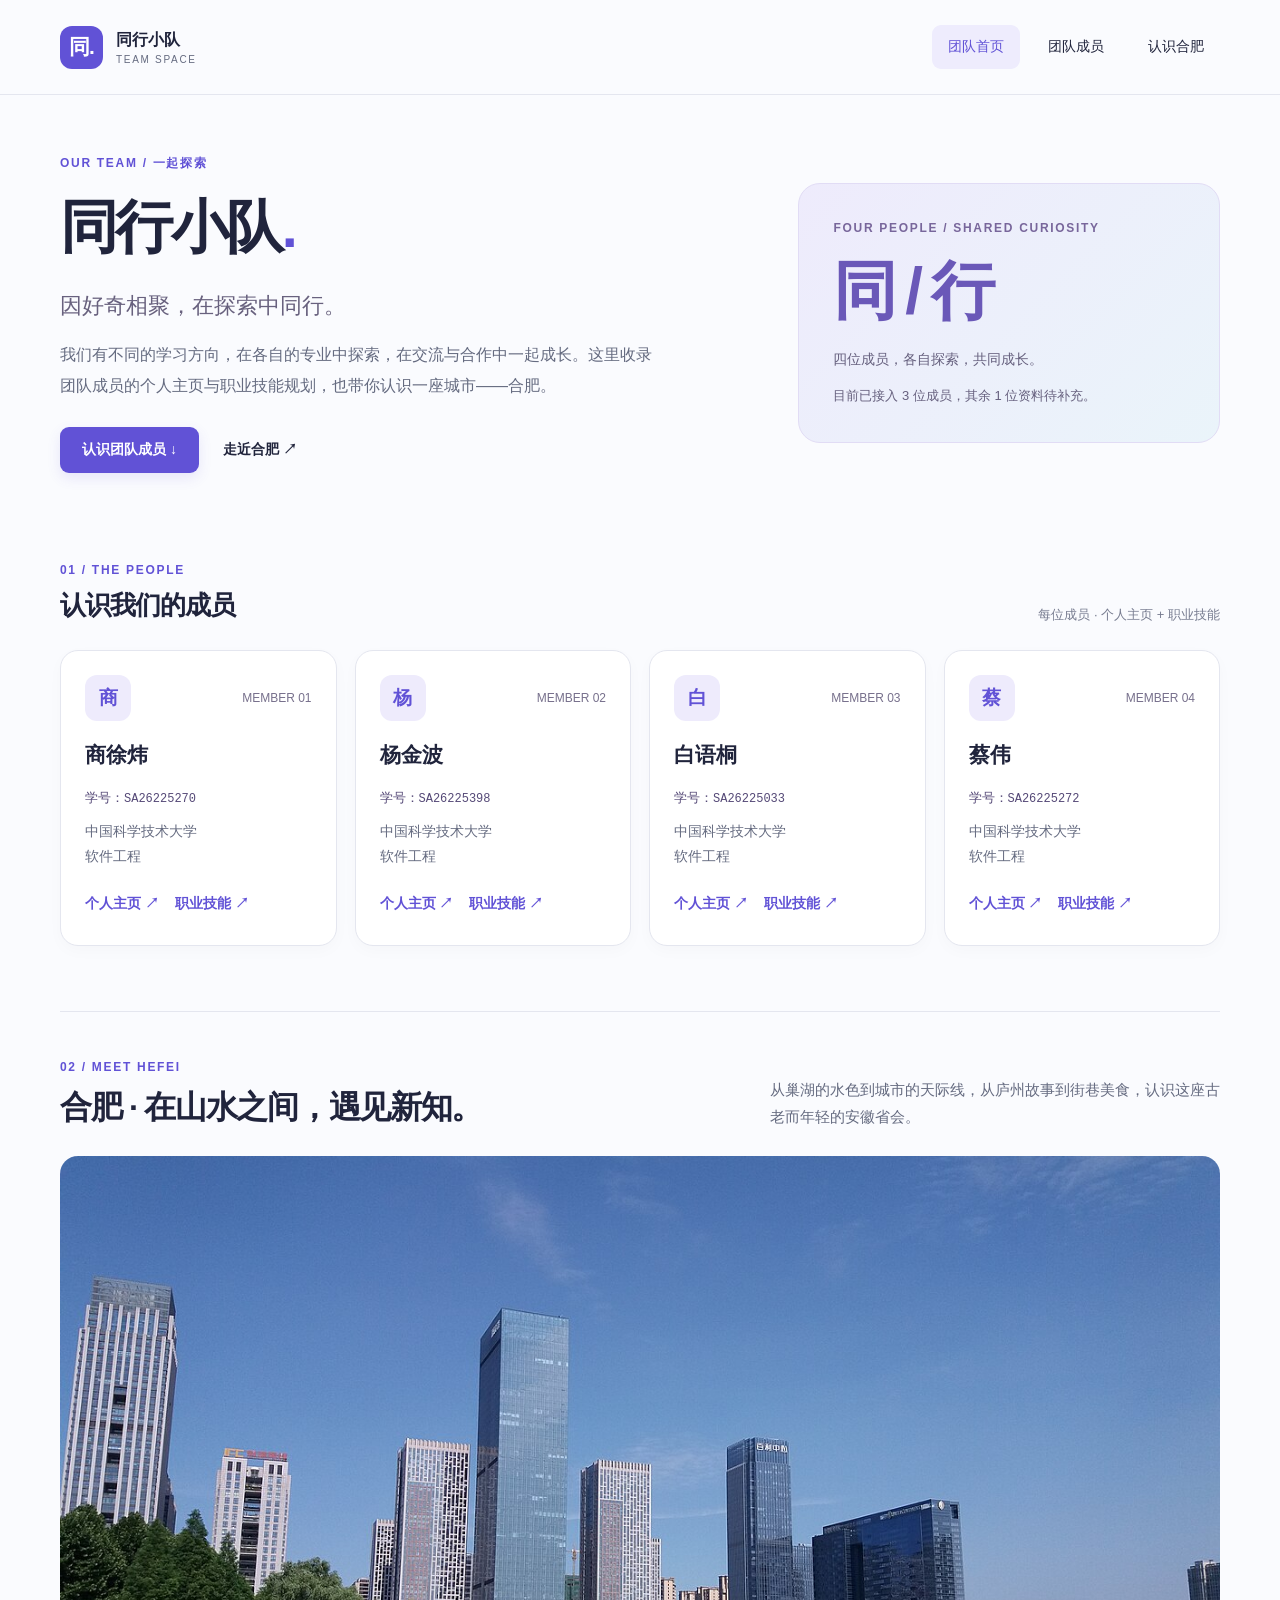
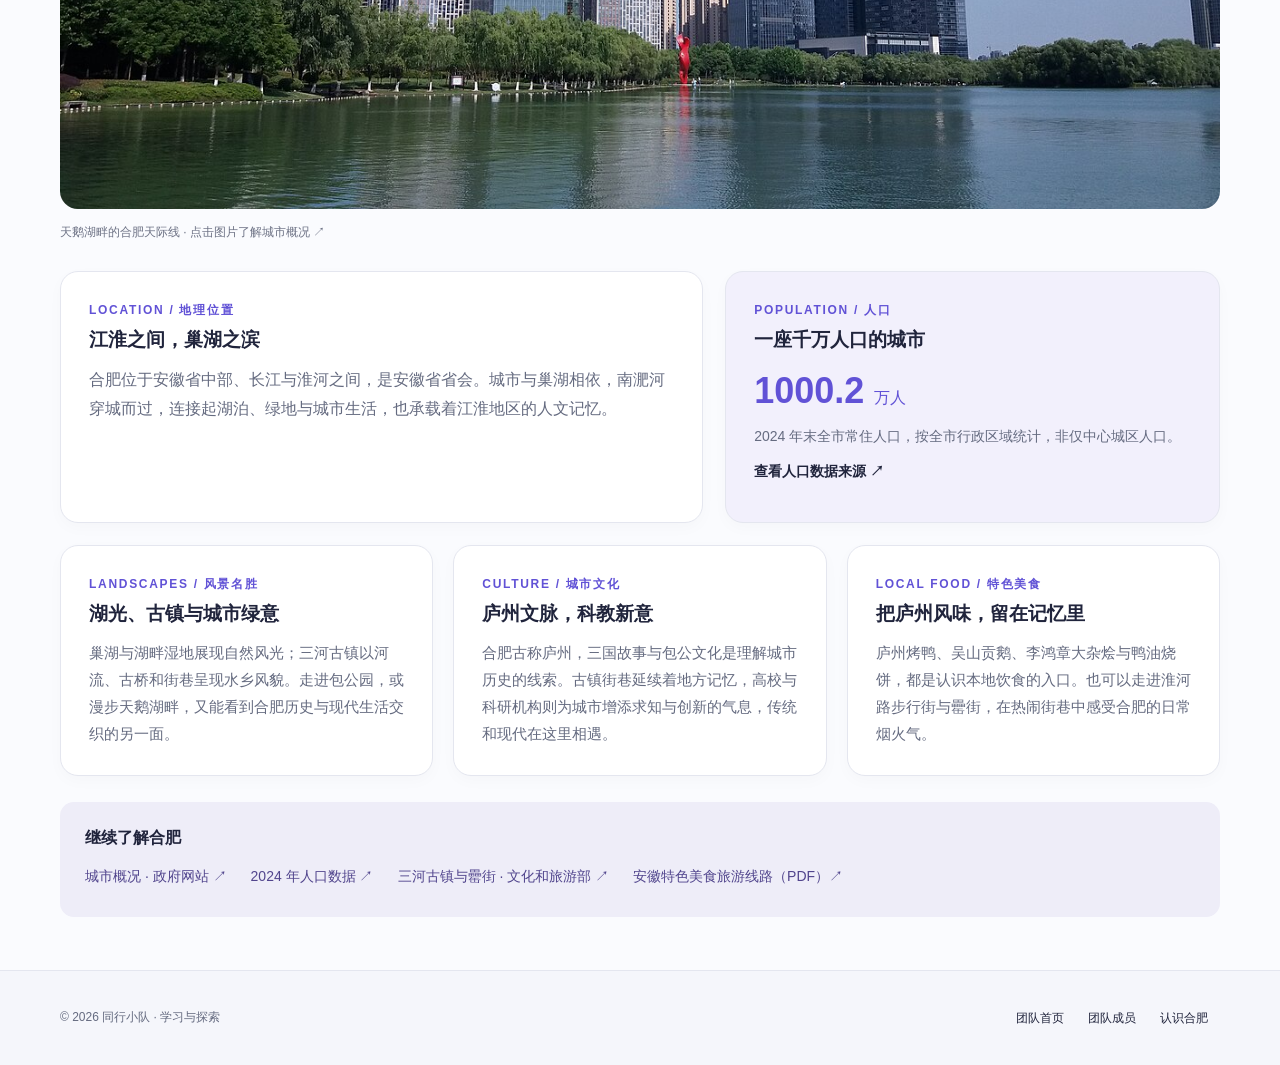
<file: index.html>
<!DOCTYPE html>
<html lang="zh-CN">
<head>
  <meta charset="UTF-8">
  <meta name="viewport" content="width=device-width, initial-scale=1.0">
  <meta name="description" content="同行小队 团队主页：四位成员的个人页面入口，以及合肥的地理、人口、风景、文化与美食介绍。">
  <title>同行小队 · 团队首页</title>
  <link rel="icon" href="images/favicon.svg" type="image/svg+xml">
  <link rel="stylesheet" href="css/style.css">
  <!-- 课程要求：内嵌自定义 CSS，以下规则均用于当前页面。 -->
  <style>
    /* 课程要求：共用选择器，同时选中 h1、h2、h3 三种 HTML 标签。 */
    h1, h2, h3 { color: #20243c; font-weight: 700; }
    /* 课程要求：类选择器。 */
    .team-intro { display: grid; grid-template-columns: 1.6fr 1fr; gap: 64px; align-items: center; padding: 58px 0 42px; }
    .team-intro h1 { font-size: clamp(2.25rem, 4.5vw, 3.7rem); letter-spacing: -0.045em; margin: 15px 0 18px; }
    .intro-note { max-width: 600px; }
    .team-signature { padding: 34px; border: 1px solid #e1dcf5; border-radius: 22px; background: linear-gradient(135deg, #eeebfc, #eaf4fa); }
    .team-signature strong { display: block; font-size: 64px; letter-spacing: -5px; color: #6a58b8; margin: 12px 0; }
    .team-signature p { font-size: 14px; color: #66607e; }
    .member-grid { display: grid; grid-template-columns: repeat(4, minmax(0, 1fr)); gap: 18px; }
    .member-card { padding: 24px; display: flex; flex-direction: column; min-width: 0; }
    .member-card h3 { font-size: 21px; margin: 19px 0 9px; }
    /* 课程要求：上下文选择器，为成员卡片内的段落设置样式。 */
    .member-card p { font-size: 14px; line-height: 1.8; }
    .member-card .member-id { margin: 8px 0; font-size: 13px; color: #554977; overflow-wrap: anywhere; }
    .member-id code { font-size: 12px; }
    .member-state { color: #77708c; font-size: 12px; margin-left: auto; }
    .member-top { display: flex; align-items: center; gap: 10px; }
    .member-actions { display: flex; flex-wrap: wrap; gap: 4px 16px; padding-top: 18px; margin-top: auto; }
    .member-actions a { font-size: 14px; font-weight: 600; color: #6152d6; padding: 8px 0; }
    /* 课程要求：a 标签 hover 效果，应用于导航、成员入口、图片及来源链接。 */
    .team-page a:hover { color: #483bb2; text-decoration: underline; text-underline-offset: 5px; }
    .city-section { border-top: 1px solid #e4e6ef; margin-top: 20px; }
    .city-heading { display: flex; align-items: flex-end; justify-content: space-between; gap: 24px; margin-bottom: 26px; }
    .city-heading h2 { margin-top: 10px; font-size: 2rem; }
    .city-heading p { max-width: 450px; font-size: 15px; }
    .city-photo { margin: 0; }
    .city-photo a.photo-link { display: block; overflow: hidden; border-radius: 18px; background: #dce8f2; }
    .city-photo img { display: block; width: 100%; height: auto; aspect-ratio: 16 / 9; object-fit: cover; }
    .city-photo a.photo-link:hover { box-shadow: 0 0 0 3px #b9ade7; }
    .city-photo figcaption { color: #6d7285; font-size: 12px; line-height: 1.9; margin-top: 12px; }
    .city-overview { display: grid; grid-template-columns: 1.3fr 1fr; gap: 22px; margin-top: 28px; }
    .city-overview h3, .city-details h3 { margin: 8px 0 12px; font-size: 19px; }
    .population-number { display: block; font-size: 36px; line-height: 1.4; color: #6152d6; margin: 8px 0; font-weight: 700; }
    .city-details { display: grid; grid-template-columns: repeat(3, minmax(0, 1fr)); gap: 20px; margin-top: 22px; }
    .city-details p { font-size: 15px; }
    .city-sources { margin: 26px 0 8px; padding: 25px; background: #eeedf8; border-radius: 14px; }
    .city-sources h3 { font-size: 16px; margin-bottom: 12px; }
    .source-links { display: flex; flex-wrap: wrap; gap: 10px 24px; }
    .source-links a { display: inline-block; font-size: 14px; color: #51458d; padding: 6px 0; }
    /* 课程要求：响应式设计，平板两列、手机单列。 */
    @media (max-width: 1024px) {
      .team-intro { gap: 30px; }
      .member-grid { grid-template-columns: repeat(2, minmax(0, 1fr)); }
      .city-details { gap: 14px; }
    }
    @media (max-width: 768px) {
      .team-intro, .member-grid, .city-overview, .city-details { grid-template-columns: 1fr; }
      .team-intro { padding: 36px 0 20px; }
      .team-intro h1 { font-size: 2.3rem; }
      .team-signature { padding: 25px; }
      .team-signature strong { font-size: 48px; }
      .city-heading { flex-direction: column; align-items: flex-start; gap: 14px; }
      .city-heading h2 { font-size: 1.65rem; }
      .city-photo img { aspect-ratio: 4 / 3; }
      .member-card { padding: 24px; }
      .city-sources { padding: 22px; }
    }
  </style>
</head>
<body class="team-page">
  <a class="skip-link" href="#main">跳到主要内容</a>
  <header class="site-header">
    <div class="container nav-wrap">
      <a class="brand link" href="index.html" aria-label="团队首页"><span class="brand-mark">同.</span><span>同行小队<span class="brand-caption">TEAM SPACE</span></span></a>
      <nav aria-label="主导航">
        <a class="link active" href="index.html" aria-current="page">团队首页</a>
        <a class="link" href="#members">团队成员</a>
        <a class="link" href="#city">认识合肥</a>
      </nav>
    </div>
  </header>
  <main class="container" id="main">
    <section class="team-intro" aria-labelledby="team-title">
      <div>
        <span class="eyebrow">OUR TEAM / 一起探索</span>
        <h1 id="team-title">同行小队<span class="title-dot">.</span></h1>
        <!-- 课程要求：多处行内 CSS，分别应用于副标题、描述、链接区等。 -->
        <p style="font-size: 22px; color: #68617e; margin-bottom: 15px;">因好奇相聚，在探索中同行。</p>
        <p class="intro-note" style="line-height: 1.9;">我们有不同的学习方向，在各自的专业中探索，在交流与合作中一起成长。这里收录团队成员的个人主页与职业技能规划，也带你认识一座城市——合肥。</p>
        <div class="hero-actions" style="margin-top: 26px;"><a class="link button primary" href="#members">认识团队成员 ↓</a><a class="link text-button" href="#city">走近合肥 ↗</a></div>
      </div>
      <aside class="team-signature" aria-label="团队组成">
        <span class="eyebrow" style="color: #78669b;">FOUR PEOPLE / SHARED CURIOSITY</span>
        <strong aria-hidden="true">同 / 行</strong>
        <p>四位成员，各自探索，共同成长。</p>
        <p style="margin-top: 12px; font-size: 13px;">目前已接入 3 位成员，其余 1 位资料待补充。</p>
      </aside>
    </section>

    <section class="section" id="members" aria-labelledby="members-title">
      <div class="section-heading row-heading"><div><span class="eyebrow">01 / THE PEOPLE</span><h2 id="members-title">认识我们的成员</h2></div><span class="section-note">每位成员 · 个人主页 + 职业技能</span></div>
      <div class="member-grid">
        <!-- 课程要求：团队成员姓名、学号、指向个人主页的超链接。 -->
        <article class="card member-card">
          <div class="member-top"><span class="icon-tile" aria-hidden="true">商</span><span class="member-state">MEMBER 01</span></div>
          <h3>商徐炜</h3>
          <p class="member-id">学号：<code>SA26225270</code></p>
          <p>中国科学技术大学<br>软件工程</p>
          <div class="member-actions"><a class="link" href="personal.html">个人主页 ↗</a><a class="link" href="skills.html">职业技能 ↗</a></div>
        </article>
        <!-- 课程要求：团队成员姓名、学号、指向个人主页的超链接。 -->
        <article class="card member-card">
          <div class="member-top"><span class="icon-tile" aria-hidden="true">杨</span><span class="member-state">MEMBER 02</span></div>
          <h3>杨金波</h3>
          <p class="member-id">学号：<code>SA26225398</code></p>
          <p>中国科学技术大学<br>软件工程</p>
          <div class="member-actions"><a class="link" href="members/member-2/index.html">个人主页 ↗</a><a class="link" href="members/member-2/skills.html">职业技能 ↗</a></div>
        </article>
        <!-- 成员 3 接入时，请替换姓名、学号，并填写 members/member-3/ 下的两个页面。 -->
        <article class="card member-card">
       <div class="member-top"><span class="icon-tile" aria-hidden="true">白</span><span class="member-state">MEMBER 03</span></div>
       <h3>白语桐</h3>
       <p class="member-id">学号：<code>SA26225033</code></p>
       <p>中国科学技术大学<br>软件工程</p>
       <div class="member-actions"><a class="link" href="members/member-3/index.html">个人主页 ↗</a><a class="link" href="members/member-3/skills.html">职业技能 ↗</a></div>
        </article>
        <article class="card member-card">
          <div class="member-top"><span class="icon-tile" aria-hidden="true">蔡</span><span class="member-state">MEMBER 04</span></div>
          <h3>蔡伟</h3>
          <p class="member-id">学号：<code>SA26225272</code></p>
          <p>中国科学技术大学<br>软件工程</p>
          <div class="member-actions"><a class="link" href="members/member-4/index.html">个人主页 ↗</a><a class="link" href="members/member-4/skills.html">职业技能 ↗</a></div>
        </article>
      </div>
    </section>

    <section class="section city-section" id="city" aria-labelledby="city-title">
      <div class="city-heading">
        <div><span class="eyebrow">02 / MEET HEFEI</span><h2 id="city-title">合肥 · 在山水之间，遇见新知。</h2></div>
        <p>从巢湖的水色到城市的天际线，从庐州故事到街巷美食，认识这座古老而年轻的安徽省会。</p>
      </div>
      <!-- 课程要求：城市风貌图片绑定外部链接，点击图片可了解更多合肥信息。 -->
      <figure class="city-photo">
        <a class="photo-link" href="https://www.hfyaohai.gov.cn/tzyh1/zszy/11281847.html" target="_blank" rel="noopener noreferrer" aria-label="点击合肥天鹅湖照片，阅读合肥城市介绍（新窗口）">
          <img src="images/hefei-swan-lake.jpg" alt="合肥天鹅湖沿岸的现代建筑、绿树与湖面倒影" width="1280" height="720" loading="lazy">
        </a>
        <figcaption>天鹅湖畔的合肥天际线 · 点击图片了解城市概况 ↗</figcaption>
      </figure>
      <div class="city-overview">
        <article class="card"><span class="eyebrow">LOCATION / 地理位置</span><h3>江淮之间，巢湖之滨</h3><p>合肥位于安徽省中部、长江与淮河之间，是安徽省省会。城市与巢湖相依，南淝河穿城而过，连接起湖泊、绿地与城市生活，也承载着江淮地区的人文记忆。</p></article>
        <article class="card" style="background: #f2f0fc;"><span class="eyebrow">POPULATION / 人口</span><h3>一座千万人口的城市</h3><span class="population-number">1000.2 <span style="font-size: 16px; font-weight: 500;">万人</span></span><p style="font-size: 14px;">2024 年末全市常住人口，按全市行政区域统计，非仅中心城区人口。</p><a class="link text-button" href="https://www.ahhuoshan.gov.cn/public/6597881/38582813.html" target="_blank" rel="noopener noreferrer">查看人口数据来源 ↗</a></article>
      </div>
      <div class="city-details">
        <article class="card"><span class="eyebrow">LANDSCAPES / 风景名胜</span><h3>湖光、古镇与城市绿意</h3><p>巢湖与湖畔湿地展现自然风光；三河古镇以河流、古桥和街巷呈现水乡风貌。走进包公园，或漫步天鹅湖畔，又能看到合肥历史与现代生活交织的另一面。</p></article>
        <article class="card"><span class="eyebrow">CULTURE / 城市文化</span><h3>庐州文脉，科教新意</h3><p>合肥古称庐州，三国故事与包公文化是理解城市历史的线索。古镇街巷延续着地方记忆，高校与科研机构则为城市增添求知与创新的气息，传统和现代在这里相遇。</p></article>
        <article class="card"><span class="eyebrow">LOCAL FOOD / 特色美食</span><h3>把庐州风味，留在记忆里</h3><p>庐州烤鸭、吴山贡鹅、李鸿章大杂烩与鸭油烧饼，都是认识本地饮食的入口。也可以走进淮河路步行街与罍街，在热闹街巷中感受合肥的日常烟火气。</p></article>
      </div>
      <aside class="city-sources" aria-label="更多城市信息与资料来源">
        <h3>继续了解合肥</h3>
        <div class="source-links">
          <a class="link" href="https://www.hfyaohai.gov.cn/tzyh1/zszy/11281847.html" target="_blank" rel="noopener noreferrer">城市概况 · 政府网站 ↗</a>
          <a class="link" href="https://www.ahhuoshan.gov.cn/public/6597881/38582813.html" target="_blank" rel="noopener noreferrer">2024 年人口数据 ↗</a>
          <a class="link" href="https://www.mct.gov.cn/whzx/qgwhxxlb/ah/201909/t20190924_847008.htm" target="_blank" rel="noopener noreferrer">三河古镇与罍街 · 文化和旅游部 ↗</a>
          <a class="link" href="https://www.shucheng.gov.cn/group3/M00/2D/8D/wKgSG2I2smGAH_riAAXwzEuxA3w203.pdf" target="_blank" rel="noopener noreferrer">安徽特色美食旅游线路（PDF）↗</a>
        </div>
      </aside>
    </section>
  </main>
  <footer class="site-footer"><div class="container footer-inner"><p>© 2026 同行小队 <span>· 学习与探索</span></p><nav aria-label="页脚导航"><a class="link" href="index.html">团队首页</a><a class="link" href="#members">团队成员</a><a class="link" href="#city">认识合肥</a></nav></div></footer>
</body>
</html>
</file>
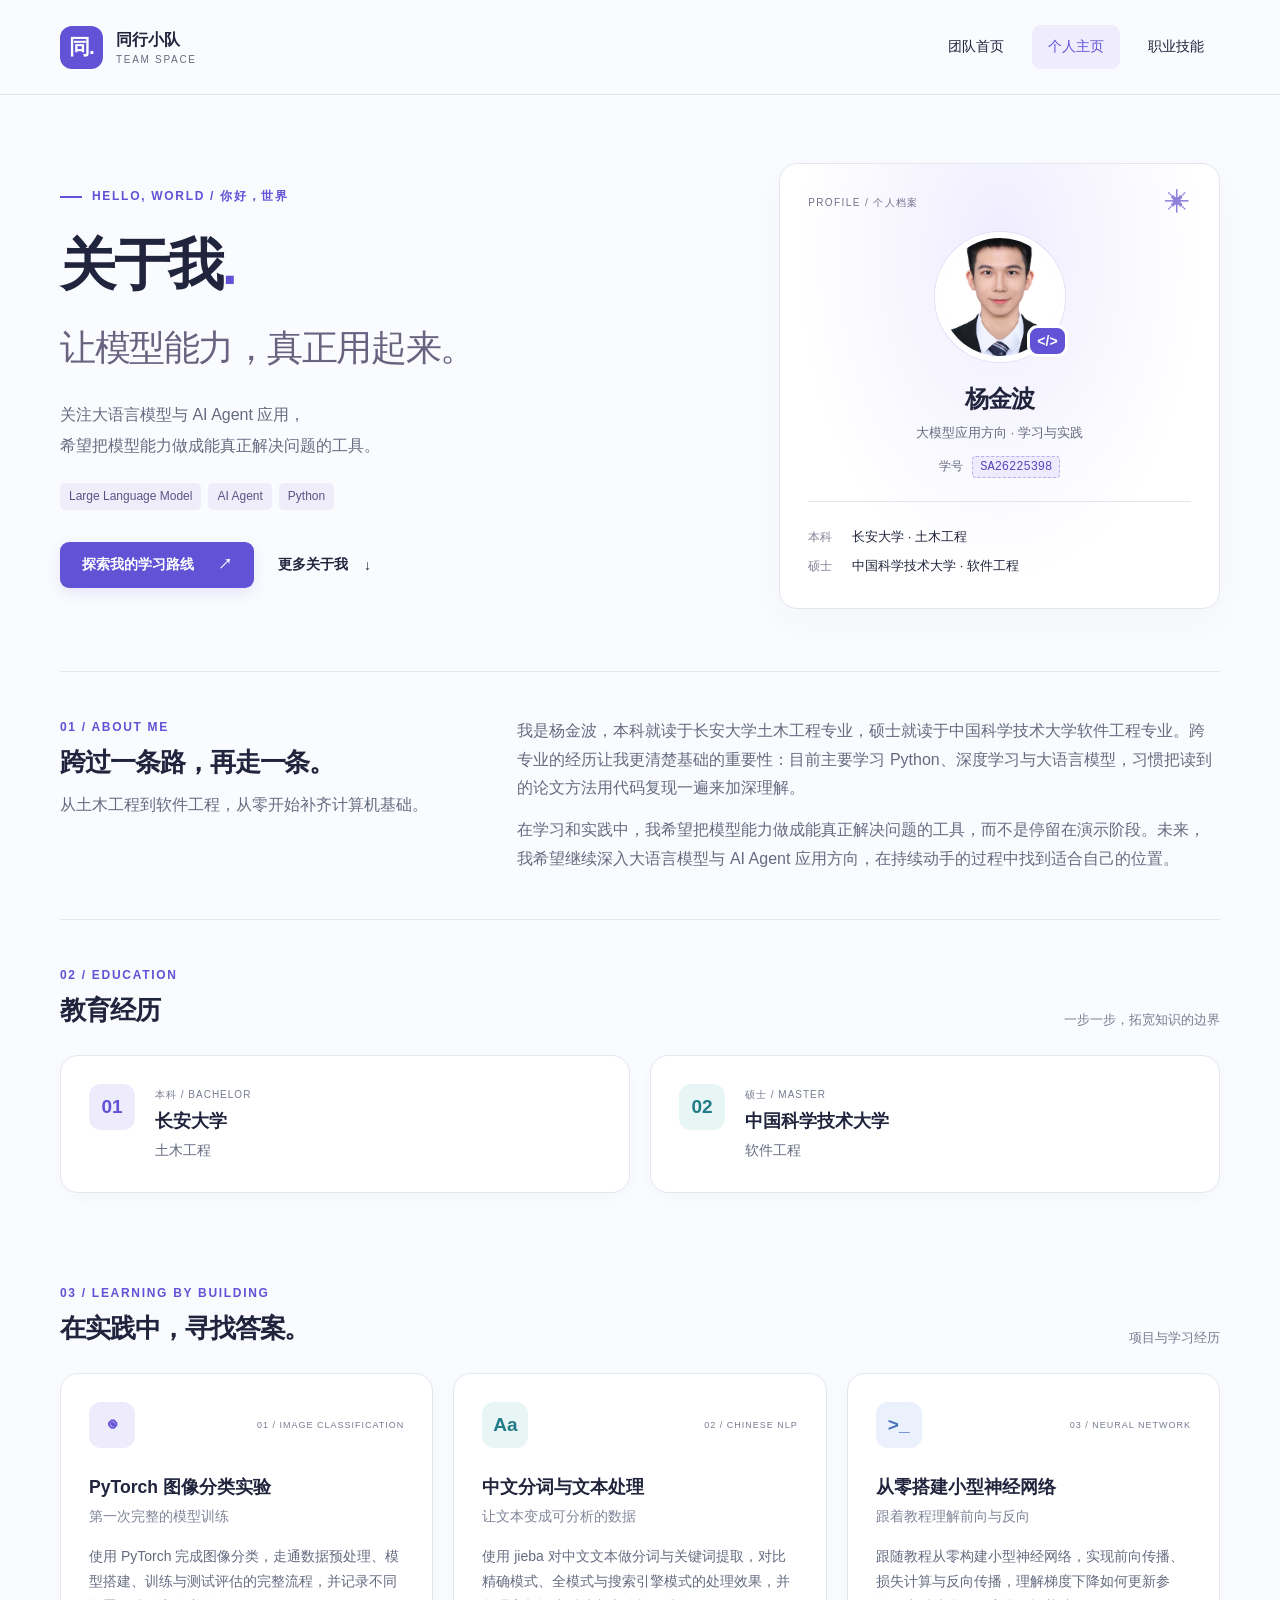
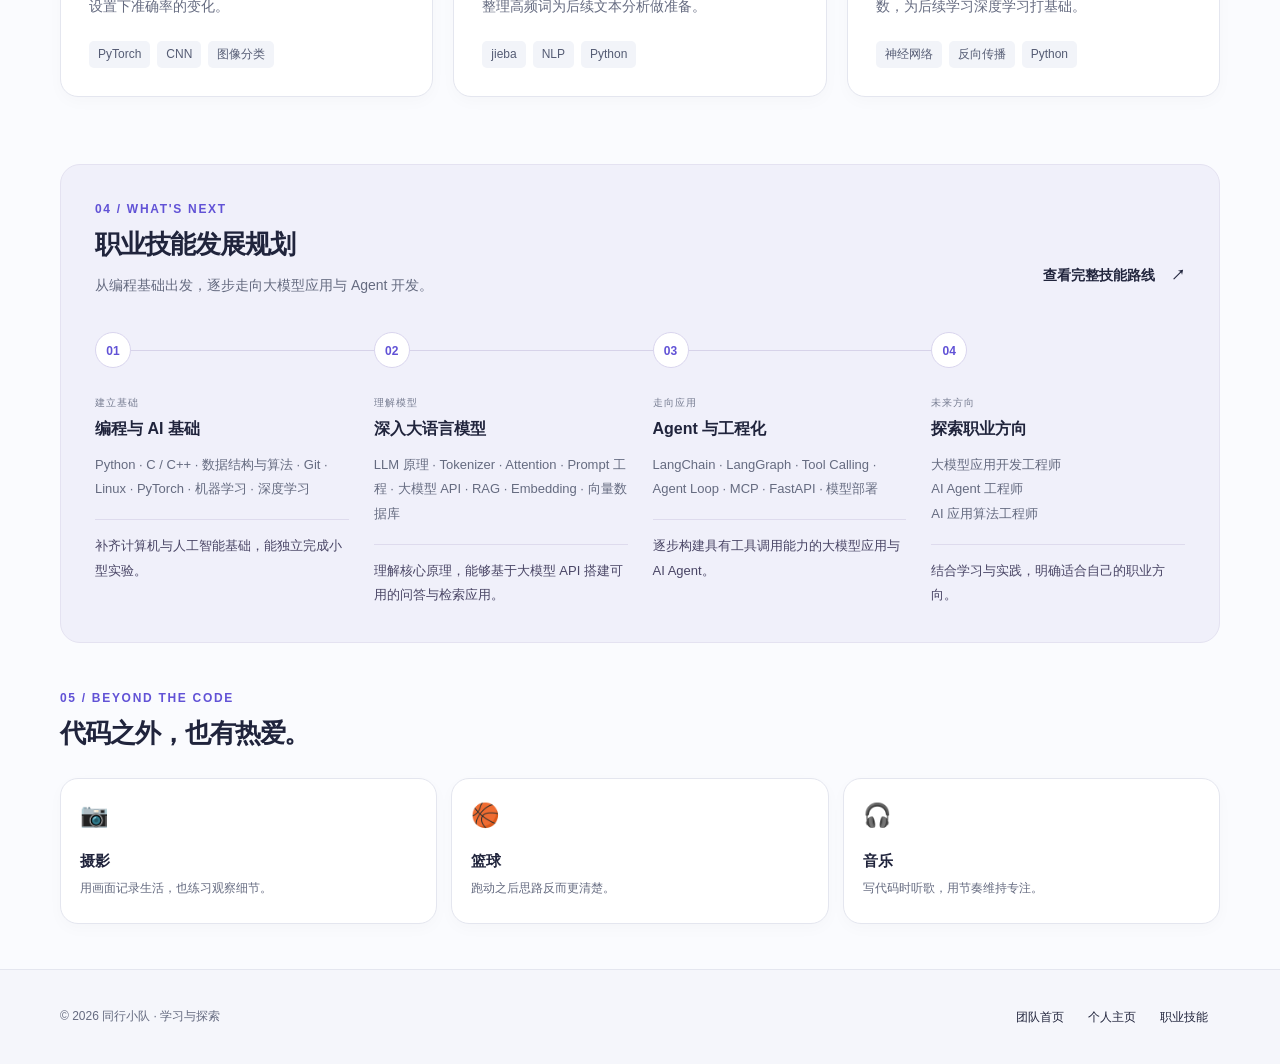
<file: members/member-2/index.html>
<!DOCTYPE html>
<html lang="zh-CN">
<head>
  <meta charset="UTF-8">
  <meta name="viewport" content="width=device-width, initial-scale=1.0">
  <meta name="description" content="杨金波的个人主页：大语言模型与 AI Agent 应用学习、项目实践与职业技能发展规划。">
  <title>杨金波 · 个人主页</title>
  <link rel="stylesheet" href="../../css/style.css">
  <link rel="icon" href="../../images/favicon.svg" type="image/svg+xml">
  <style>
    /* 课程要求：ID 选择器 */
    #bio-text { font-family: Arial, "Microsoft YaHei", sans-serif; }
    /* 课程要求：标题选择器 */
    h2 { color: #20243c; font-size: 1.65rem; letter-spacing: -0.04em; }
    /* 课程要求：上下文选择器 */
    div.content p { line-height: 1.8; }
  </style>
</head>
<body>
  <a class="skip-link" href="#main">跳到主要内容</a>
  <header class="site-header"><div class="container nav-wrap"><a class="brand link" href="../../index.html" aria-label="团队首页"><span class="brand-mark">同.</span><span>同行小队<span class="brand-caption">TEAM SPACE</span></span></a><nav aria-label="主导航"><a class="link " href="../../index.html" >团队首页</a><a class="link active" href="index.html" aria-current="page">个人主页</a><a class="link " href="skills.html" >职业技能</a></nav></div></header>
  <main id="main" class="container">
    <section class="hero" aria-labelledby="hero-title">
      <div class="hero-copy">
        <span class="eyebrow"><span class="small-line"></span> HELLO, WORLD / 你好，世界</span>
        <h1 id="hero-title">关于我<span class="title-dot">.</span><br><span class="hero-subtitle">让模型能力，真正用起来。</span></h1>
        <p class="hero-description">关注大语言模型与 AI Agent 应用，<br class="desktop-break">希望把模型能力做成能真正解决问题的工具。</p>
        <div class="tags hero-tags"><span>Large Language Model</span><span>AI Agent</span><span>Python</span></div>
        <div class="hero-actions"><a class="link button primary" href="skills.html">探索我的学习路线 <span aria-hidden="true">↗</span></a><a class="link text-button" href="#about">更多关于我 <span aria-hidden="true">↓</span></a></div>
      </div>
      <aside class="profile-card card" aria-label="个人信息">
        <div class="profile-top"><span>PROFILE / 个人档案</span><span aria-hidden="true">✳</span></div>
        <div class="avatar-wrap">
          <span class="avatar-fallback" role="img" aria-label="个人照片待补充">杨<span>照片待补充</span></span>
          <!-- 本人照片，位于 members/member-2/images/profile.jpg；缺少图片时自动显示姓名占位。 -->
          <img class="avatar" src="images/profile.jpg" alt="杨金波个人照片" onerror="this.hidden=true" onload="this.previousElementSibling.hidden=true">
          <span class="avatar-badge" aria-hidden="true">&lt;/&gt;</span>
        </div>
        <h2>杨金波</h2><p class="profile-major">大模型应用方向 · 学习与实践</p>
        <p class="student-id">学号 <code>SA26225398</code></p>
        <div class="profile-education"><p><span>本科</span>长安大学 · 土木工程</p><p><span>硕士</span>中国科学技术大学 · 软件工程</p></div>
      </aside>
    </section>

    <section id="about" class="section about-grid" aria-labelledby="about-title">
      <div class="section-heading"><span class="eyebrow">01 / ABOUT ME</span><h2 id="about-title">跨过一条路，再走一条。</h2><p>从土木工程到软件工程，从零开始补齐计算机基础。</p></div>
      <div class="content about-copy"><p id="bio-text">我是杨金波，本科就读于长安大学土木工程专业，硕士就读于中国科学技术大学软件工程专业。跨专业的经历让我更清楚基础的重要性：目前主要学习 Python、深度学习与大语言模型，习惯把读到的论文方法用代码复现一遍来加深理解。</p><p>在学习和实践中，我希望把模型能力做成能真正解决问题的工具，而不是停留在演示阶段。未来，我希望继续深入大语言模型与 AI Agent 应用方向，在持续动手的过程中找到适合自己的位置。</p></div>
    </section>

    <section class="section" aria-labelledby="education-title">
      <div class="section-heading row-heading"><div><span class="eyebrow">02 / EDUCATION</span><h2 id="education-title">教育经历</h2></div><span class="section-note">一步一步，拓宽知识的边界</span></div>
      <div class="grid two-columns">
        <article class="card education-card"><span class="icon-tile" aria-hidden="true">01</span><div><span class="overline">本科 / BACHELOR</span><h3>长安大学</h3><p>土木工程</p></div></article>
        <article class="card education-card"><span class="icon-tile cyan" aria-hidden="true">02</span><div><span class="overline">硕士 / MASTER</span><h3>中国科学技术大学</h3><p>软件工程</p></div></article>
      </div>
    </section>

    <section class="section" aria-labelledby="projects-title">
      <div class="section-heading row-heading"><div><span class="eyebrow">03 / LEARNING BY BUILDING</span><h2 id="projects-title">在实践中，寻找答案。</h2></div><span class="section-note">项目与学习经历</span></div>
      <div class="grid three-columns">
        <!-- 项目实践：PyTorch 图像分类 / jieba 中文分词 / 从零搭建小型神经网络。 -->
        <article class="card project-card"><div class="project-top"><span class="icon-tile" aria-hidden="true">◉</span><span class="overline">01 / IMAGE CLASSIFICATION</span></div><h3>PyTorch 图像分类实验<br><span class="project-subtitle">第一次完整的模型训练</span></h3><p>使用 PyTorch 完成图像分类，走通数据预处理、模型搭建、训练与测试评估的完整流程，并记录不同设置下准确率的变化。</p><div class="tags"><span>PyTorch</span><span>CNN</span><span>图像分类</span></div></article>
        <article class="card project-card"><div class="project-top"><span class="icon-tile cyan" aria-hidden="true">Aa</span><span class="overline">02 / CHINESE NLP</span></div><h3>中文分词与文本处理<br><span class="project-subtitle">让文本变成可分析的数据</span></h3><p>使用 jieba 对中文文本做分词与关键词提取，对比精确模式、全模式与搜索引擎模式的处理效果，并整理高频词为后续文本分析做准备。</p><div class="tags"><span>jieba</span><span>NLP</span><span>Python</span></div></article>
        <article class="card project-card"><div class="project-top"><span class="icon-tile blue" aria-hidden="true">&gt;_</span><span class="overline">03 / NEURAL NETWORK</span></div><h3>从零搭建小型神经网络<br><span class="project-subtitle">跟着教程理解前向与反向</span></h3><p>跟随教程从零构建小型神经网络，实现前向传播、损失计算与反向传播，理解梯度下降如何更新参数，为后续学习深度学习打基础。</p><div class="tags"><span>神经网络</span><span>反向传播</span><span>Python</span></div></article>
      </div>
    </section>

    <section class="section roadmap-section" aria-labelledby="roadmap-title">
      <div class="section-heading row-heading"><div><span class="eyebrow">04 / WHAT'S NEXT</span><h2 id="roadmap-title">职业技能发展规划</h2><p>从编程基础出发，逐步走向大模型应用与 Agent 开发。</p></div><a class="link text-button" href="skills.html">查看完整技能路线 <span aria-hidden="true">↗</span></a></div>
      <div class="grid four-columns roadmap-grid">
        <article class="roadmap-step"><span class="step-number">01</span><span class="overline">建立基础</span><h3>编程与 AI 基础</h3><p>Python · C / C++ · 数据结构与算法 · Git · Linux · PyTorch · 机器学习 · 深度学习</p><p class="step-goal">补齐计算机与人工智能基础，能独立完成小型实验。</p></article>
        <article class="roadmap-step"><span class="step-number">02</span><span class="overline">理解模型</span><h3>深入大语言模型</h3><p>LLM 原理 · Tokenizer · Attention · Prompt 工程 · 大模型 API · RAG · Embedding · 向量数据库</p><p class="step-goal">理解核心原理，能够基于大模型 API 搭建可用的问答与检索应用。</p></article>
        <article class="roadmap-step"><span class="step-number">03</span><span class="overline">走向应用</span><h3>Agent 与工程化</h3><p>LangChain · LangGraph · Tool Calling · Agent Loop · MCP · FastAPI · 模型部署</p><p class="step-goal">逐步构建具有工具调用能力的大模型应用与 AI Agent。</p></article>
        <article class="roadmap-step"><span class="step-number">04</span><span class="overline">未来方向</span><h3>探索职业方向</h3><p>大模型应用开发工程师<br>AI Agent 工程师<br>AI 应用算法工程师</p><p class="step-goal">结合学习与实践，明确适合自己的职业方向。</p></article>
      </div>
    </section>

    <section class="section" aria-labelledby="interests-title">
      <div class="section-heading"><span class="eyebrow">05 / BEYOND THE CODE</span><h2 id="interests-title">代码之外，也有热爱。</h2></div>
      <div class="grid interests-grid">
        <article class="card interest-card"><span aria-hidden="true">📷</span><h3>摄影</h3><p>用画面记录生活，也练习观察细节。</p></article>
        <article class="card interest-card"><span aria-hidden="true">🏀</span><h3>篮球</h3><p>跑动之后思路反而更清楚。</p></article>
        <article class="card interest-card"><span aria-hidden="true">🎧</span><h3>音乐</h3><p>写代码时听歌，用节奏维持专注。</p></article>
      </div>
    </section>

  </main>
  <footer class="site-footer"><div class="container footer-inner"><p>© 2026 同行小队 <span>· 学习与探索</span></p><nav aria-label="页脚导航"><a class="link" href="../../index.html">团队首页</a><a class="link" href="index.html">个人主页</a><a class="link" href="skills.html">职业技能</a></nav></div></footer>
</body>
</html>
</file>
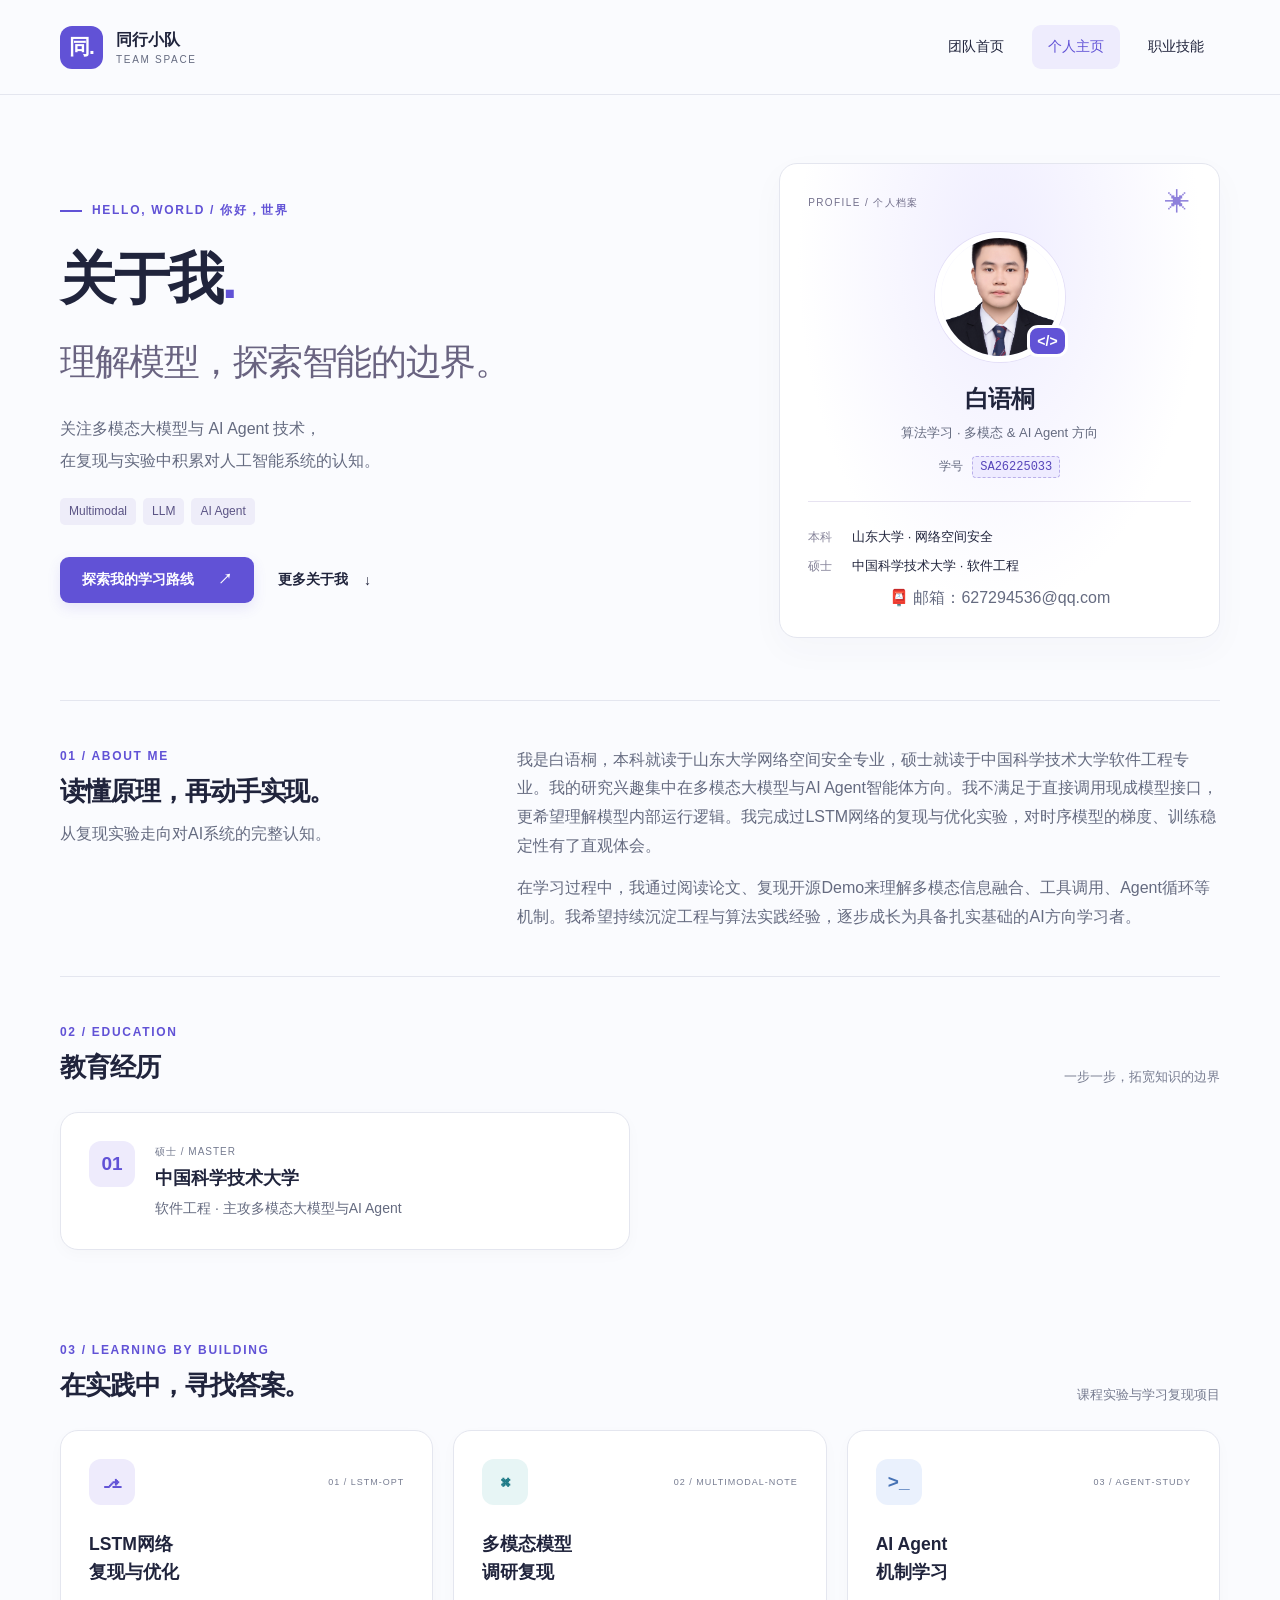
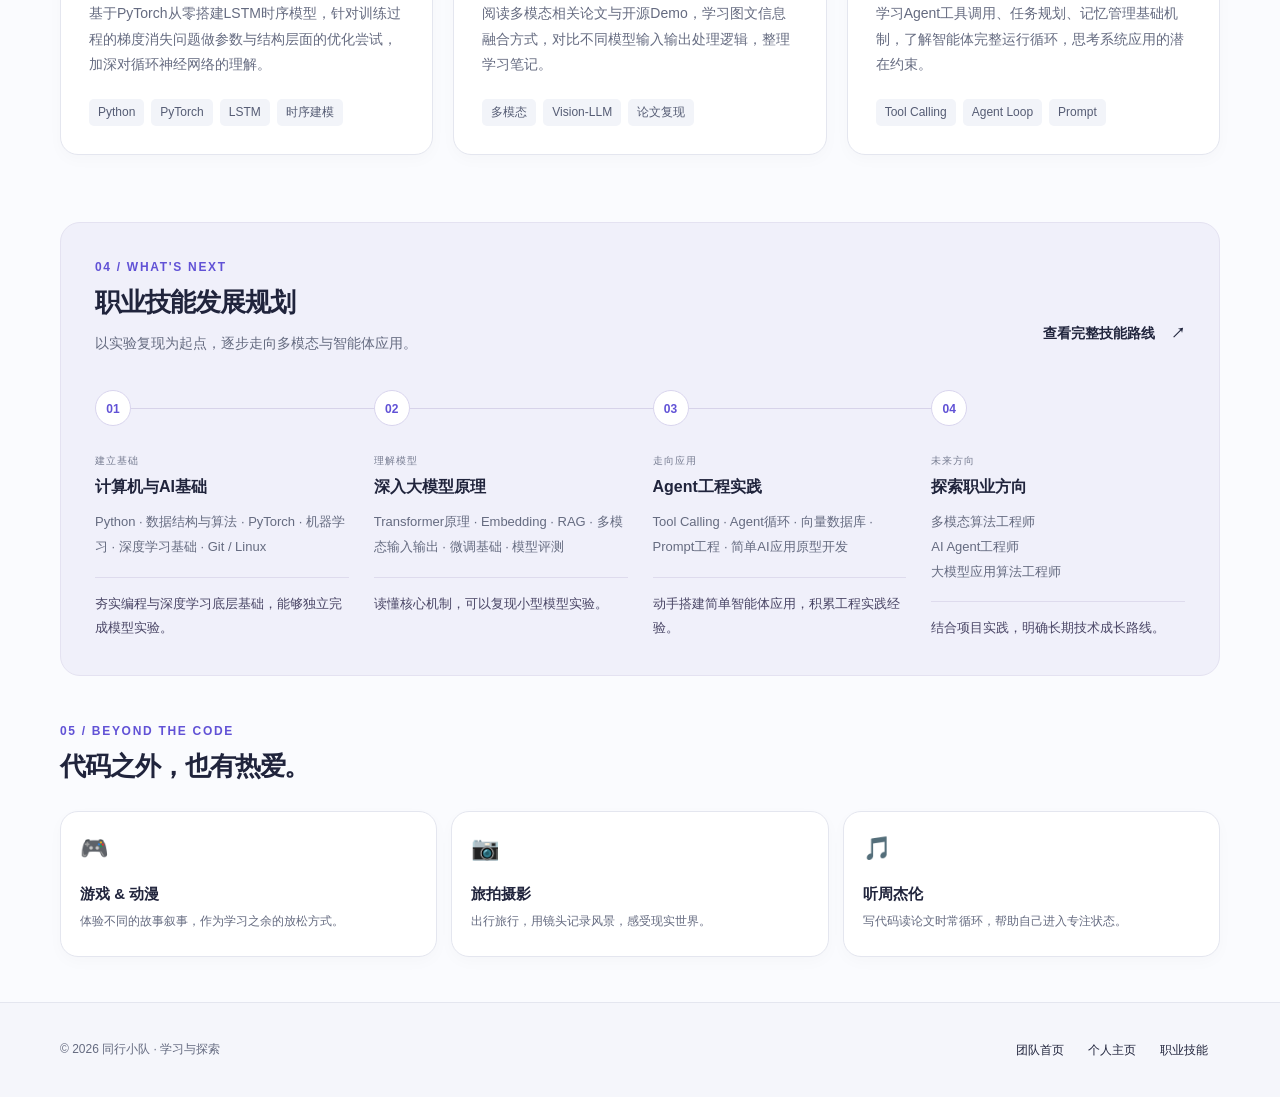
<file: members/member-3/index.html>
<!DOCTYPE html> <html lang="zh-CN"> <head>   <meta charset="UTF-8">   <meta name="viewport" content="width=device-width, initial-scale=1.0">   <meta name="description" content="白语桐的个人主页：软件工程学习背景、多模态大模型与AI Agent学习实践，以及职业技能发展规划。">   <title>白语桐 · 个人主页</title>   <link rel="icon" href="../../images/favicon.svg" type="image/svg+xml">   <link rel="stylesheet" href="../../css/style.css">   <style>     /* 课程要求：ID 选择器 */     #bio-text { font-family: Arial, "Microsoft YaHei", sans-serif; }     /* 课程要求：标题选择器 */     h2 { color: #20243c; font-size: 1.65rem; letter-spacing: -0.04em; }     /* 课程要求：上下文选择器 */     div.content p { line-height: 1.8; }   </style> </head> <body>   <a class="skip-link" href="#main">跳到主要内容</a>   <header class="site-header">     <div class="container nav-wrap">       <a class="brand link" href="../../index.html" aria-label="团队首页">         <span class="brand-mark">同.</span>         <span>同行小队<span class="brand-caption">TEAM SPACE</span></span>       </a>       <nav aria-label="主导航">         <a class="link " href="../../index.html" >团队首页</a>         <a class="link active" href="index.html" aria-current="page">个人主页</a>         <a class="link " href="skills.html" >职业技能</a>       </nav>     </div>   </header>    <main id="main" class="container">     <section class="hero" aria-labelledby="hero-title">       <div class="hero-copy">         <span class="eyebrow"><span class="small-line"></span> HELLO, WORLD / 你好，世界</span>         <h1 id="hero-title">关于我<span class="title-dot">.</span><br><span class="hero-subtitle">理解模型，探索智能的边界。</span></h1>         <p class="hero-description">关注多模态大模型与 AI Agent 技术，<br class="desktop-break">在复现与实验中积累对人工智能系统的认知。</p>         <div class="tags hero-tags"><span>Multimodal</span><span>LLM</span><span>AI Agent</span></div>         <div class="hero-actions">           <a class="link button primary" href="skills.html">探索我的学习路线 <span aria-hidden="true">↗</span></a>           <a class="link text-button" href="#about">更多关于我 <span aria-hidden="true">↓</span></a>         </div>       </div>        <aside class="profile-card card" aria-label="个人信息">         <div class="profile-top"><span>PROFILE / 个人档案</span><span aria-hidden="true">✳</span></div>         <div class="avatar-wrap">           <span class="avatar-fallback" role="img" aria-label="个人照片待补充">白<span>照片待补充</span></span>           <!-- 图片路径修改：当前目录下 images/profile.jpg -->           <img class="avatar" src="images/profile.jpg" alt="白语桐个人照片" onerror="this.hidden=true" onload="this.previousElementSibling.hidden=true">           <span class="avatar-badge" aria-hidden="true">&lt;/&gt;</span>         </div>         <h2>白语桐</h2>         <p class="profile-major">算法学习 · 多模态 & AI Agent 方向</p>         <p class="student-id">学号 <code>SA26225033</code></p>        <div class="profile-education"><p><span>本科</span>山东大学 · 网络空间安全</p><p><span>硕士</span>中国科学技术大学 · 软件工程</p></div>           <p>📮 邮箱：<a href="mailto:627294536@qq.com">627294536@qq.com</a></p>         </div>       </aside>     </section>      <section id="about" class="section about-grid" aria-labelledby="about-title">       <div class="section-heading">         <span class="eyebrow">01 / ABOUT ME</span>         <h2 id="about-title">读懂原理，再动手实现。</h2>         <p>从复现实验走向对AI系统的完整认知。</p>       </div>       <div class="content about-copy">         <p id="bio-text">我是白语桐，本科就读于山东大学网络空间安全专业，硕士就读于中国科学技术大学软件工程专业。我的研究兴趣集中在多模态大模型与AI Agent智能体方向。我不满足于直接调用现成模型接口，更希望理解模型内部运行逻辑。我完成过LSTM网络的复现与优化实验，对时序模型的梯度、训练稳定性有了直观体会。</p>         <p>在学习过程中，我通过阅读论文、复现开源Demo来理解多模态信息融合、工具调用、Agent循环等机制。我希望持续沉淀工程与算法实践经验，逐步成长为具备扎实基础的AI方向学习者。</p>       </div>     </section>      <section class="section" aria-labelledby="education-title">       <div class="section-heading row-heading">         <div>           <span class="eyebrow">02 / EDUCATION</span>           <h2 id="education-title">教育经历</h2>         </div>         <span class="section-note">一步一步，拓宽知识的边界</span>       </div>       <div class="grid two-columns education-grid">         <article class="card education-card">           <span class="icon-tile" aria-hidden="true">01</span>           <div>             <span class="overline">硕士 / MASTER</span>             <h3>中国科学技术大学</h3>             <p>软件工程 · 主攻多模态大模型与AI Agent</p>           </div>         </article>       </div>     </section>      <section class="section" aria-labelledby="projects-title">       <div class="section-heading row-heading">         <div>           <span class="eyebrow">03 / LEARNING BY BUILDING</span>           <h2 id="projects-title">在实践中，寻找答案。</h2>         </div>         <span class="section-note">课程实验与学习复现项目</span>       </div>       <div class="grid three-columns">         <article class="card project-card">           <div class="project-top">             <span class="icon-tile" aria-hidden="true">⎇</span>             <span class="overline">01 / LSTM‑OPT</span>           </div>           <h3>LSTM网络<br>复现与优化</h3>           <p>基于PyTorch从零搭建LSTM时序模型，针对训练过程的梯度消失问题做参数与结构层面的优化尝试，加深对循环神经网络的理解。</p>           <div class="tags">             <span>Python</span>             <span>PyTorch</span>             <span>LSTM</span>             <span>时序建模</span>           </div>         </article>         <article class="card project-card">           <div class="project-top">             <span class="icon-tile cyan" aria-hidden="true">⌘</span>             <span class="overline">02 / MULTIMODAL‑NOTE</span>           </div>           <h3>多模态模型<br>调研复现</h3>           <p>阅读多模态相关论文与开源Demo，学习图文信息融合方式，对比不同模型输入输出处理逻辑，整理学习笔记。</p>           <div class="tags">             <span>多模态</span>             <span>Vision‑LLM</span>             <span>论文复现</span>           </div>         </article>         <article class="card project-card">           <div class="project-top">             <span class="icon-tile blue" aria-hidden="true">&gt;_</span>             <span class="overline">03 / AGENT‑STUDY</span>           </div>           <h3>AI Agent<br>机制学习</h3>           <p>学习Agent工具调用、任务规划、记忆管理基础机制，了解智能体完整运行循环，思考系统应用的潜在约束。</p>           <div class="tags">             <span>Tool Calling</span>             <span>Agent Loop</span>             <span>Prompt</span>           </div>         </article>       </div>     </section>      <section class="section roadmap-section" aria-labelledby="roadmap-title">       <div class="section-heading row-heading">         <div>           <span class="eyebrow">04 / WHAT'S NEXT</span>           <h2 id="roadmap-title">职业技能发展规划</h2>           <p>以实验复现为起点，逐步走向多模态与智能体应用。</p>         </div>         <a class="link text-button" href="skills.html">查看完整技能路线 <span aria-hidden="true">↗</span></a>       </div>       <div class="grid four-columns roadmap-grid">         <article class="roadmap-step">           <span class="step-number">01</span>           <span class="overline">建立基础</span>           <h3>计算机与AI基础</h3>           <p>Python · 数据结构与算法 · PyTorch · 机器学习 · 深度学习基础 · Git / Linux</p>           <p class="step-goal">夯实编程与深度学习底层基础，能够独立完成模型实验。</p>         </article>         <article class="roadmap-step">           <span class="step-number">02</span>           <span class="overline">理解模型</span>           <h3>深入大模型原理</h3>           <p>Transformer原理 · Embedding · RAG · 多模态输入输出 · 微调基础 · 模型评测</p>           <p class="step-goal">读懂核心机制，可以复现小型模型实验。</p>         </article>         <article class="roadmap-step">           <span class="step-number">03</span>           <span class="overline">走向应用</span>           <h3>Agent工程实践</h3>           <p>Tool Calling · Agent循环 · 向量数据库 · Prompt工程 · 简单AI应用原型开发</p>           <p class="step-goal">动手搭建简单智能体应用，积累工程实践经验。</p>         </article>         <article class="roadmap-step">           <span class="step-number">04</span>           <span class="overline">未来方向</span>           <h3>探索职业方向</h3>           <p>多模态算法工程师<br>AI Agent工程师<br>大模型应用算法工程师</p>           <p class="step-goal">结合项目实践，明确长期技术成长路线。</p>         </article>       </div>     </section>      <section class="section" aria-labelledby="interests-title">       <div class="section-heading">         <span class="eyebrow">05 / BEYOND THE CODE</span>         <h2 id="interests-title">代码之外，也有热爱。</h2>       </div>       <div class="grid interests-grid">         <article class="card interest-card">           <span aria-hidden="true">🎮</span>           <h3>游戏 & 动漫</h3>           <p>体验不同的故事叙事，作为学习之余的放松方式。</p>         </article>         <article class="card interest-card">           <span aria-hidden="true">📷</span>           <h3>旅拍摄影</h3>           <p>出行旅行，用镜头记录风景，感受现实世界。</p>         </article>         <article class="card interest-card">           <span aria-hidden="true">🎵</span>           <h3>听周杰伦</h3>           <p>写代码读论文时常循环，帮助自己进入专注状态。</p>         </article>       </div>     </section>   </main>    <footer class="site-footer">     <div class="container footer-inner">       <p>© 2026 同行小队 <span>· 学习与探索</span></p>       <nav aria-label="页脚导航">         <a class="link" href="../../index.html">团队首页</a>         <a class="link" href="index.html">个人主页</a>         <a class="link" href="skills.html">职业技能</a>       </nav>     </div>   </footer> </body> </html>
</file>
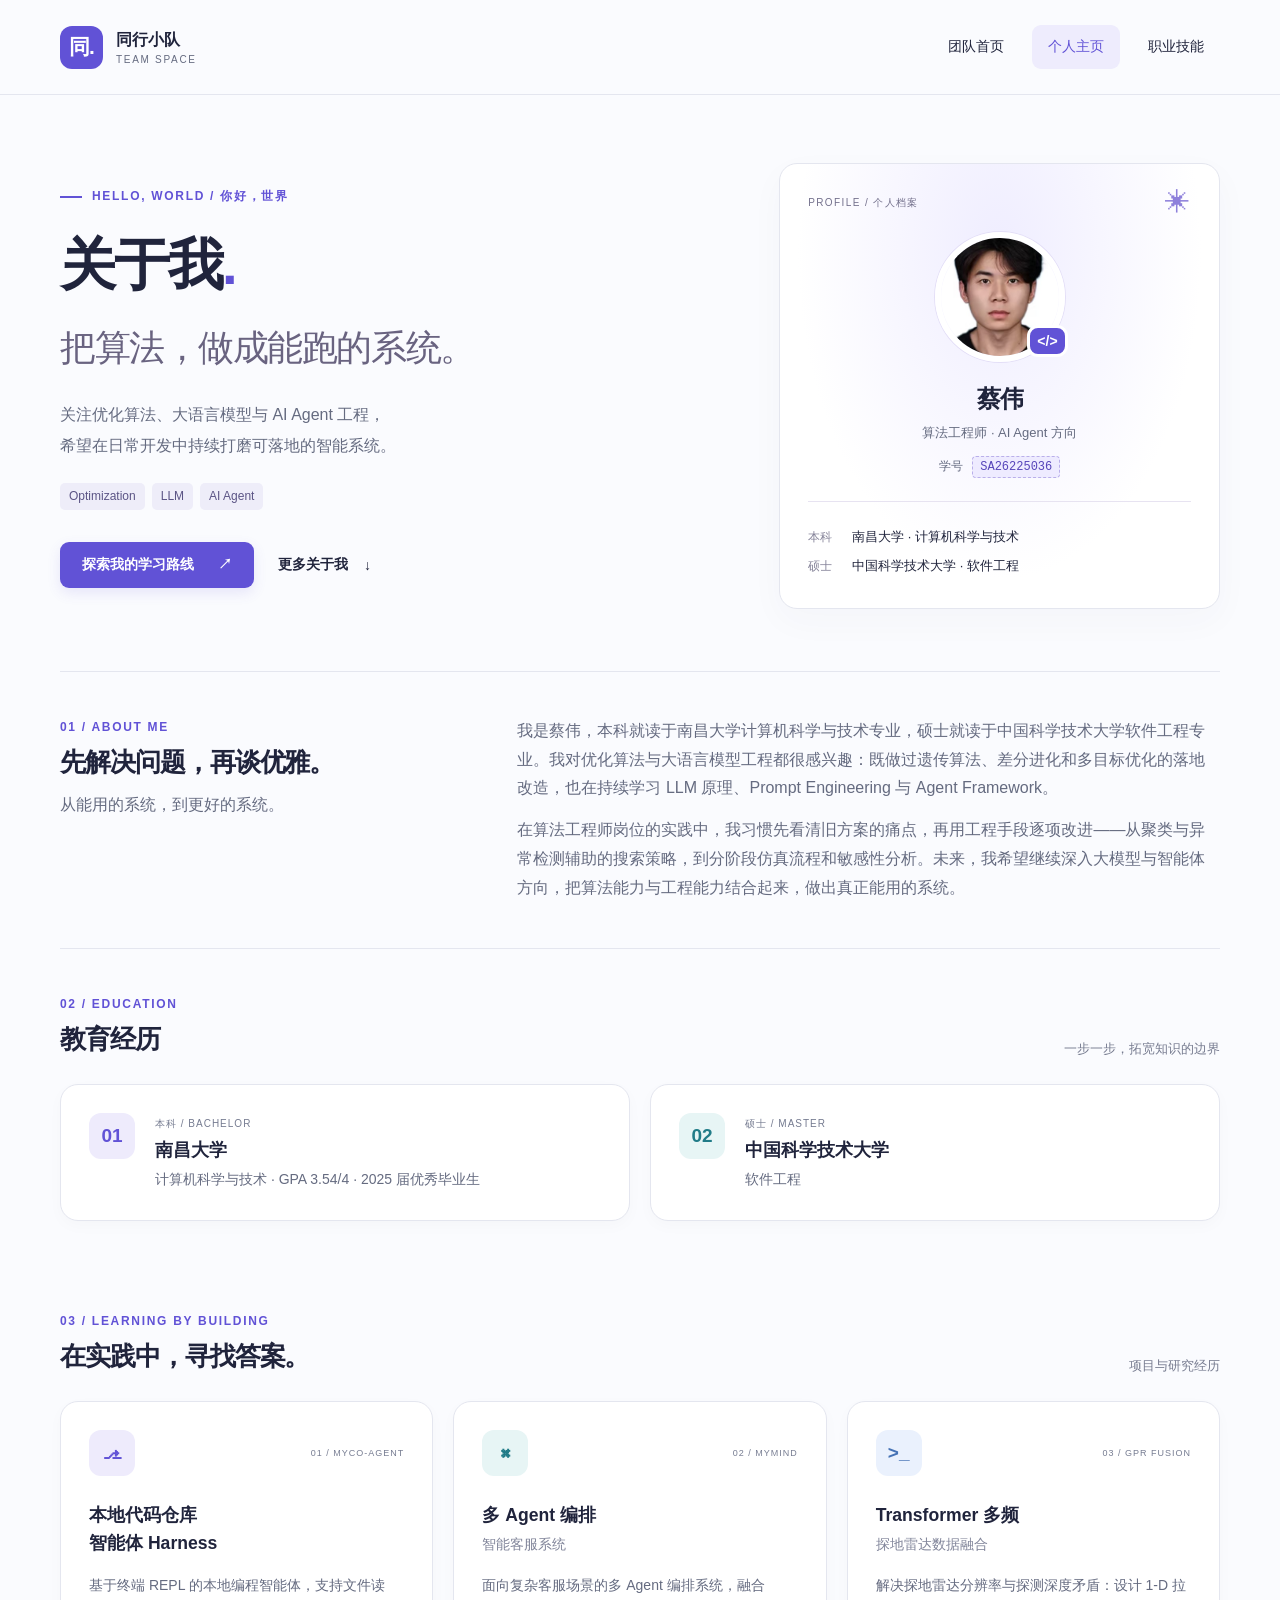
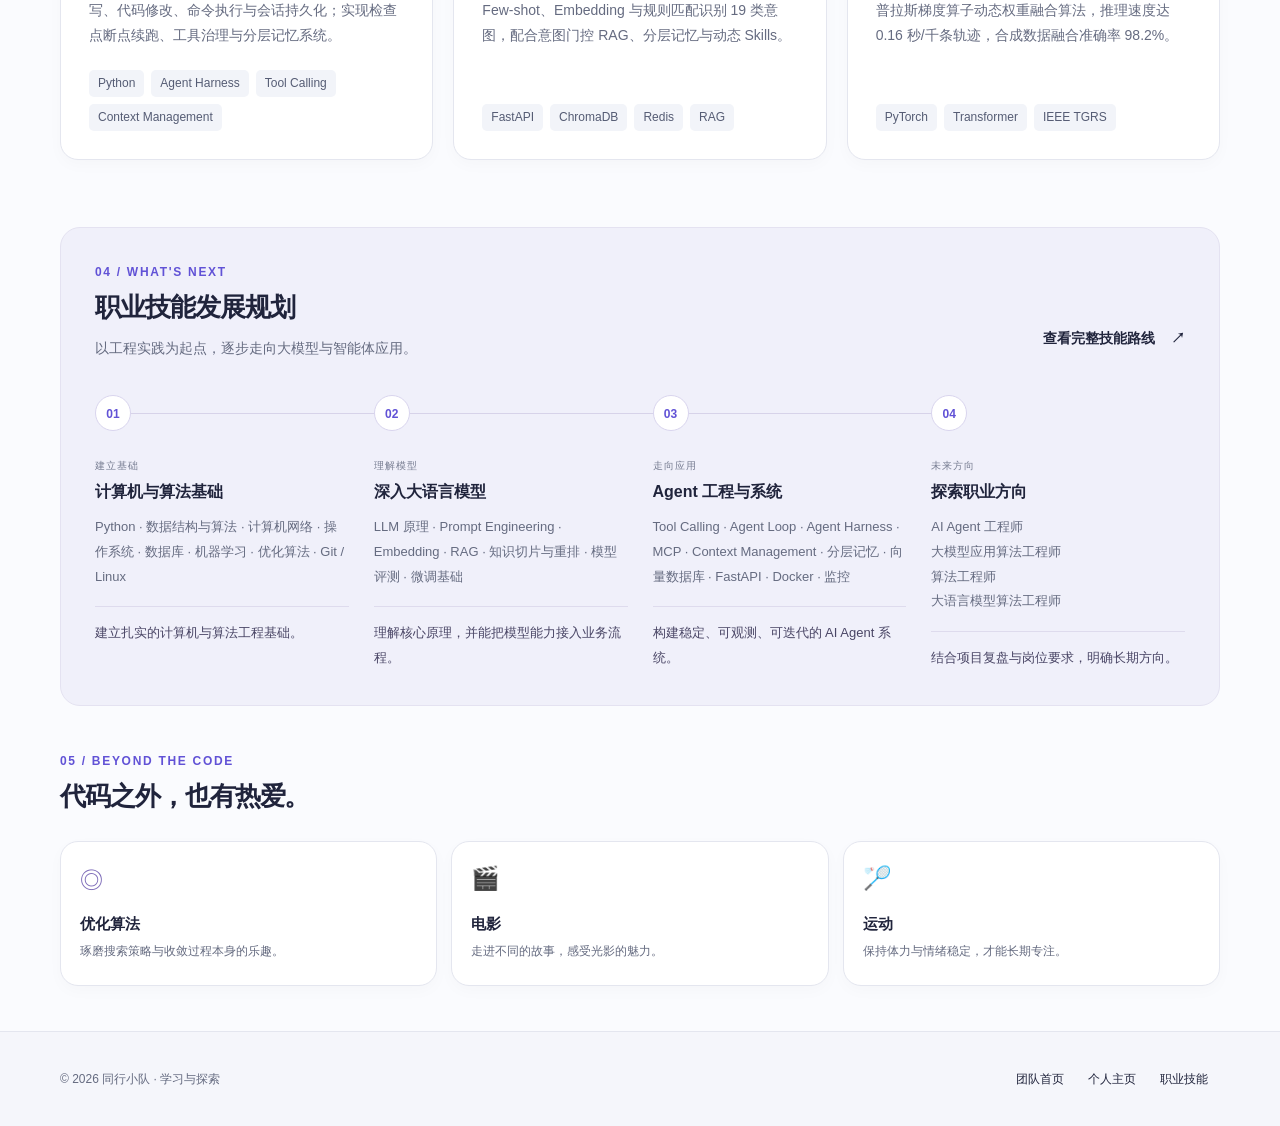
<file: members/member-4/index.html>
<!DOCTYPE html>
<html lang="zh-CN">
<head>
  <meta charset="UTF-8">
  <meta name="viewport" content="width=device-width, initial-scale=1.0">
  <meta name="description" content="蔡伟的个人主页：软件工程学习背景、算法与 AI Agent 项目实践，以及职业技能发展规划。">
  <title>蔡伟 · 个人主页</title>
  <link rel="icon" href="../../images/favicon.svg" type="image/svg+xml">
  <link rel="stylesheet" href="../../css/style.css">
  <style>
    /* 课程要求：ID 选择器 */
    #bio-text { font-family: Arial, "Microsoft YaHei", sans-serif; }
    /* 课程要求：标题选择器 */
    h2 { color: #20243c; font-size: 1.65rem; letter-spacing: -0.04em; }
    /* 课程要求：上下文选择器 */
    div.content p { line-height: 1.8; }
  </style>
</head>
<body>
  <a class="skip-link" href="#main">跳到主要内容</a>
  <header class="site-header"><div class="container nav-wrap"><a class="brand link" href="../../index.html" aria-label="团队首页"><span class="brand-mark">同.</span><span>同行小队<span class="brand-caption">TEAM SPACE</span></span></a><nav aria-label="主导航"><a class="link " href="../../index.html" >团队首页</a><a class="link active" href="index.html" aria-current="page">个人主页</a><a class="link " href="skills.html" >职业技能</a></nav></div></header>
  <main id="main" class="container">
    <section class="hero" aria-labelledby="hero-title">
      <div class="hero-copy">
        <span class="eyebrow"><span class="small-line"></span> HELLO, WORLD / 你好，世界</span>
        <h1 id="hero-title">关于我<span class="title-dot">.</span><br><span class="hero-subtitle">把算法，做成能跑的系统。</span></h1>
        <p class="hero-description">关注优化算法、大语言模型与 AI Agent 工程，<br class="desktop-break">希望在日常开发中持续打磨可落地的智能系统。</p>
        <div class="tags hero-tags"><span>Optimization</span><span>LLM</span><span>AI Agent</span></div>
        <div class="hero-actions"><a class="link button primary" href="skills.html">探索我的学习路线 <span aria-hidden="true">↗</span></a><a class="link text-button" href="#about">更多关于我 <span aria-hidden="true">↓</span></a></div>
      </div>
      <aside class="profile-card card" aria-label="个人信息">
        <div class="profile-top"><span>PROFILE / 个人档案</span><span aria-hidden="true">✳</span></div>
        <div class="avatar-wrap">
          <span class="avatar-fallback" role="img" aria-label="个人照片待补充">蔡<span>照片待补充</span></span>
          <!-- 补充本人照片后自动显示；缺少图片时保留姓名占位，不显示破图。 -->
          <img class="avatar" src="images/profile.jpg" alt="蔡伟个人照片" onerror="this.hidden=true" onload="this.previousElementSibling.hidden=true">
          <span class="avatar-badge" aria-hidden="true">&lt;/&gt;</span>
        </div>
        <h2>蔡伟</h2><p class="profile-major">算法工程师 · AI Agent 方向</p>
        <p class="student-id">学号 <code>SA26225036</code></p>
        <div class="profile-education"><p><span>本科</span>南昌大学 · 计算机科学与技术</p><p><span>硕士</span>中国科学技术大学 · 软件工程</p></div>
      </aside>
    </section>

    <section id="about" class="section about-grid" aria-labelledby="about-title">
      <div class="section-heading"><span class="eyebrow">01 / ABOUT ME</span><h2 id="about-title">先解决问题，再谈优雅。</h2><p>从能用的系统，到更好的系统。</p></div>
      <div class="content about-copy"><p id="bio-text">我是蔡伟，本科就读于南昌大学计算机科学与技术专业，硕士就读于中国科学技术大学软件工程专业。我对优化算法与大语言模型工程都很感兴趣：既做过遗传算法、差分进化和多目标优化的落地改造，也在持续学习 LLM 原理、Prompt Engineering 与 Agent Framework。</p><p>在算法工程师岗位的实践中，我习惯先看清旧方案的痛点，再用工程手段逐项改进——从聚类与异常检测辅助的搜索策略，到分阶段仿真流程和敏感性分析。未来，我希望继续深入大模型与智能体方向，把算法能力与工程能力结合起来，做出真正能用的系统。</p></div>
    </section>

    <section class="section" aria-labelledby="education-title">
      <div class="section-heading row-heading"><div><span class="eyebrow">02 / EDUCATION</span><h2 id="education-title">教育经历</h2></div><span class="section-note">一步一步，拓宽知识的边界</span></div>
      <div class="grid two-columns education-grid">
        <article class="card education-card"><span class="icon-tile" aria-hidden="true">01</span><div><span class="overline">本科 / BACHELOR</span><h3>南昌大学</h3><p>计算机科学与技术 · GPA 3.54/4 · 2025 届优秀毕业生</p></div></article>
        <article class="card education-card"><span class="icon-tile cyan" aria-hidden="true">02</span><div><span class="overline">硕士 / MASTER</span><h3>中国科学技术大学</h3><p>软件工程</p></div></article>
      </div>
    </section>

    <section class="section" aria-labelledby="projects-title">
      <div class="section-heading row-heading"><div><span class="eyebrow">03 / LEARNING BY BUILDING</span><h2 id="projects-title">在实践中，寻找答案。</h2></div><span class="section-note">项目与研究经历</span></div>
      <div class="grid three-columns">
        <article class="card project-card"><div class="project-top"><span class="icon-tile" aria-hidden="true">⎇</span><span class="overline">01 / MYCO-AGENT</span></div><h3>本地代码仓库<br>智能体 Harness</h3><p>基于终端 REPL 的本地编程智能体，支持文件读写、代码修改、命令执行与会话持久化；实现检查点断点续跑、工具治理与分层记忆系统。</p><div class="tags"><span>Python</span><span>Agent Harness</span><span>Tool Calling</span><span>Context Management</span></div></article>
        <article class="card project-card"><div class="project-top"><span class="icon-tile cyan" aria-hidden="true">⌘</span><span class="overline">02 / MYMIND</span></div><h3>多 Agent 编排<br><span class="project-subtitle">智能客服系统</span></h3><p>面向复杂客服场景的多 Agent 编排系统，融合 Few-shot、Embedding 与规则匹配识别 19 类意图，配合意图门控 RAG、分层记忆与动态 Skills。</p><div class="tags"><span>FastAPI</span><span>ChromaDB</span><span>Redis</span><span>RAG</span></div></article>
        <article class="card project-card"><div class="project-top"><span class="icon-tile blue" aria-hidden="true">&gt;_</span><span class="overline">03 / GPR FUSION</span></div><h3>Transformer 多频<br><span class="project-subtitle">探地雷达数据融合</span></h3><p>解决探地雷达分辨率与探测深度矛盾：设计 1-D 拉普拉斯梯度算子动态权重融合算法，推理速度达 0.16 秒/千条轨迹，合成数据融合准确率 98.2%。</p><div class="tags"><span>PyTorch</span><span>Transformer</span><span>IEEE TGRS</span></div></article>
      </div>
    </section>

    <section class="section roadmap-section" aria-labelledby="roadmap-title">
      <div class="section-heading row-heading"><div><span class="eyebrow">04 / WHAT'S NEXT</span><h2 id="roadmap-title">职业技能发展规划</h2><p>以工程实践为起点，逐步走向大模型与智能体应用。</p></div><a class="link text-button" href="skills.html">查看完整技能路线 <span aria-hidden="true">↗</span></a></div>
      <div class="grid four-columns roadmap-grid">
        <article class="roadmap-step"><span class="step-number">01</span><span class="overline">建立基础</span><h3>计算机与算法基础</h3><p>Python · 数据结构与算法 · 计算机网络 · 操作系统 · 数据库 · 机器学习 · 优化算法 · Git / Linux</p><p class="step-goal">建立扎实的计算机与算法工程基础。</p></article>
        <article class="roadmap-step"><span class="step-number">02</span><span class="overline">理解模型</span><h3>深入大语言模型</h3><p>LLM 原理 · Prompt Engineering · Embedding · RAG · 知识切片与重排 · 模型评测 · 微调基础</p><p class="step-goal">理解核心原理，并能把模型能力接入业务流程。</p></article>
        <article class="roadmap-step"><span class="step-number">03</span><span class="overline">走向应用</span><h3>Agent 工程与系统</h3><p>Tool Calling · Agent Loop · Agent Harness · MCP · Context Management · 分层记忆 · 向量数据库 · FastAPI · Docker · 监控</p><p class="step-goal">构建稳定、可观测、可迭代的 AI Agent 系统。</p></article>
        <article class="roadmap-step"><span class="step-number">04</span><span class="overline">未来方向</span><h3>探索职业方向</h3><p>AI Agent 工程师<br>大模型应用算法工程师<br>算法工程师<br>大语言模型算法工程师</p><p class="step-goal">结合项目复盘与岗位要求，明确长期方向。</p></article>
      </div>
    </section>

    <section class="section" aria-labelledby="interests-title">
      <div class="section-heading"><span class="eyebrow">05 / BEYOND THE CODE</span><h2 id="interests-title">代码之外，也有热爱。</h2></div>
      <div class="grid interests-grid">
        <article class="card interest-card"><span aria-hidden="true">◎</span><h3>优化算法</h3><p>琢磨搜索策略与收敛过程本身的乐趣。</p></article>
        <article class="card interest-card"><span aria-hidden="true">🎬</span><h3>电影</h3><p>走进不同的故事，感受光影的魅力。</p></article>
        <article class="card interest-card"><span aria-hidden="true">🏸</span><h3>运动</h3><p>保持体力与情绪稳定，才能长期专注。</p></article>
      </div>
    </section>

  </main>
  <footer class="site-footer"><div class="container footer-inner"><p>© 2026 同行小队 <span>· 学习与探索</span></p><nav aria-label="页脚导航"><a class="link" href="../../index.html">团队首页</a><a class="link" href="index.html">个人主页</a><a class="link" href="skills.html">职业技能</a></nav></div></footer>
</body>
</html>
</file>
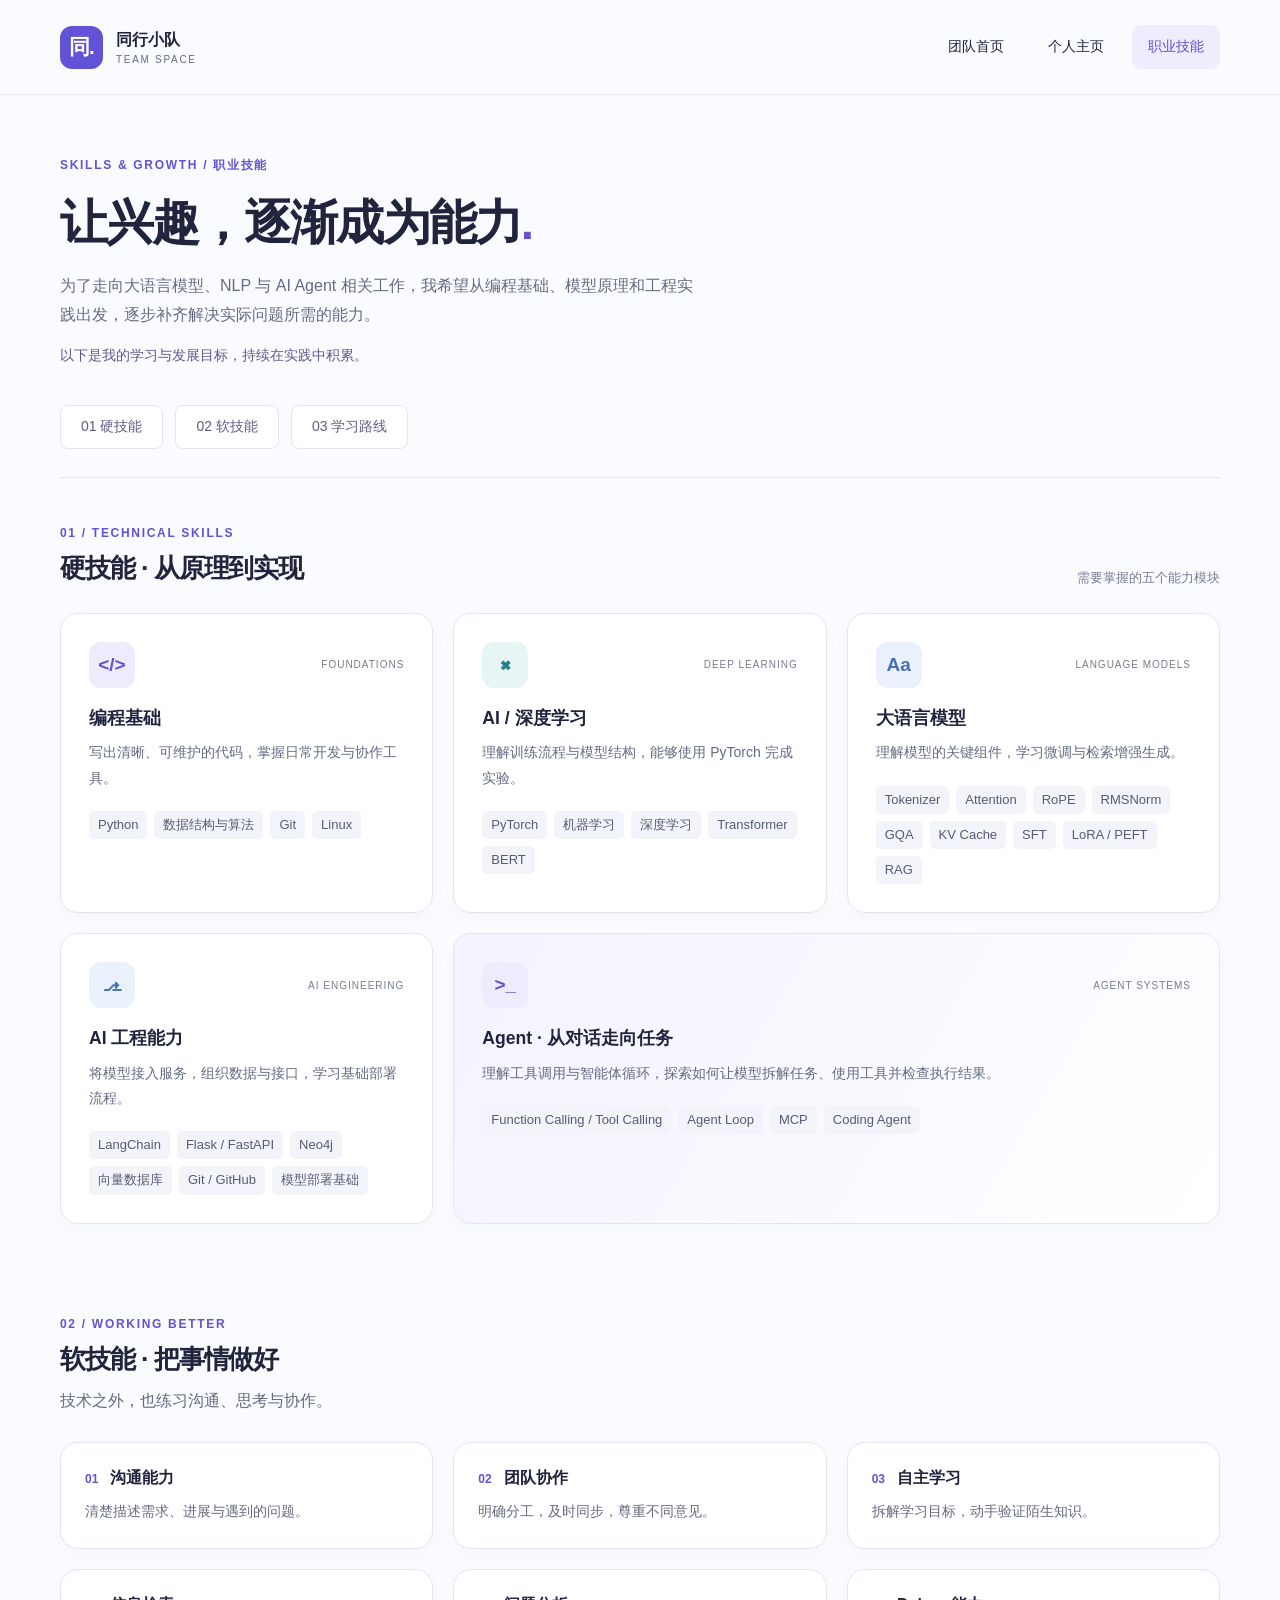
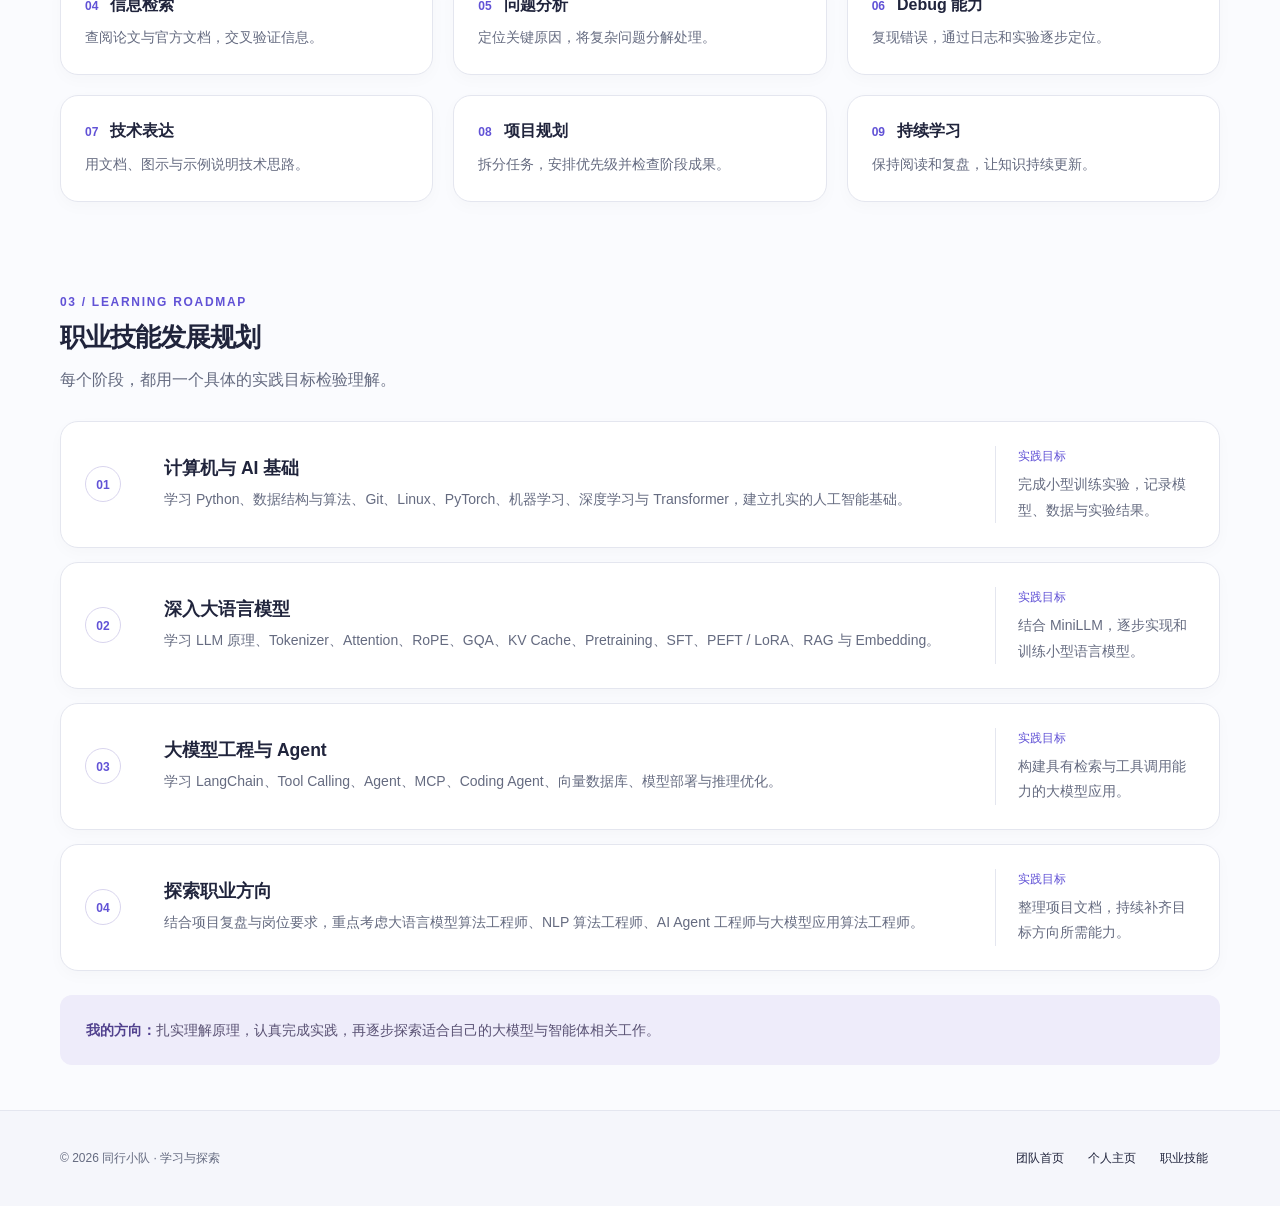
<file: skills.html>
<!DOCTYPE html>
<html lang="zh-CN">
<head>
  <meta charset="UTF-8">
  <meta name="viewport" content="width=device-width, initial-scale=1.0">
  <meta name="description" content="商徐炜的职业技能发展规划：编程与人工智能硬技能、软技能，以及大模型与 Agent 学习路线。">
  <title>职业技能 · 商徐炜</title>
  <link rel="icon" href="images/favicon.svg" type="image/svg+xml">
  <link rel="stylesheet" href="css/style.css">
</head>
<body>
  <a class="skip-link" href="#main">跳到主要内容</a>
  <header class="site-header"><div class="container nav-wrap"><a class="brand link" href="index.html" aria-label="团队首页"><span class="brand-mark">同.</span><span>同行小队<span class="brand-caption">TEAM SPACE</span></span></a><nav aria-label="主导航"><a class="link " href="index.html" >团队首页</a><a class="link " href="personal.html" >个人主页</a><a class="link active" href="skills.html" aria-current="page">职业技能</a></nav></div></header>
  <main class="container" id="main">
    <section class="page-hero" aria-labelledby="skills-title">
      <span class="eyebrow">SKILLS & GROWTH / 职业技能</span>
      <!-- 课程要求：行内 CSS（1） -->
      <h1 id="skills-title" style="color: #20243c; font-weight: 750;">让兴趣，逐渐成为能力<span class="title-dot">.</span></h1>
      <!-- 课程要求：行内 CSS（2） -->
      <p style="margin-bottom: 16px;">为了走向大语言模型、NLP 与 AI Agent 相关工作，我希望从编程基础、模型原理和工程实践出发，逐步补齐解决实际问题所需的能力。</p>
      <!-- 课程要求：行内 CSS（3） -->
      <span style="color: #62578c; font-size: 14px;">以下是我的学习与发展目标，持续在实践中积累。</span>
    </section>
    <nav class="page-tabs" aria-label="技能分类导航"><a class="link" href="#hard-skills">01 硬技能</a><a class="link" href="#soft-skills">02 软技能</a><a class="link" href="#learning-path">03 学习路线</a></nav>

    <section class="section" id="hard-skills" aria-labelledby="hard-title">
      <div class="section-heading row-heading"><div><span class="eyebrow">01 / TECHNICAL SKILLS</span><h2 id="hard-title">硬技能 · 从原理到实现</h2></div><span class="section-note">需要掌握的五个能力模块</span></div>
      <div class="grid three-columns">
        <article class="card skill-card"><div class="skill-label"><span class="icon-tile" aria-hidden="true">&lt;/&gt;</span><span class="overline">FOUNDATIONS</span></div><h3>编程基础</h3><p>写出清晰、可维护的代码，掌握日常开发与协作工具。</p><div class="tags"><span>Python</span><span>数据结构与算法</span><span>Git</span><span>Linux</span></div></article>
        <article class="card skill-card"><div class="skill-label"><span class="icon-tile cyan" aria-hidden="true">⌘</span><span class="overline">DEEP LEARNING</span></div><h3>AI / 深度学习</h3><p>理解训练流程与模型结构，能够使用 PyTorch 完成实验。</p><div class="tags"><span>PyTorch</span><span>机器学习</span><span>深度学习</span><span>Transformer</span><span>BERT</span></div></article>
        <article class="card skill-card"><div class="skill-label"><span class="icon-tile blue" aria-hidden="true">Aa</span><span class="overline">LANGUAGE MODELS</span></div><h3>大语言模型</h3><p>理解模型的关键组件，学习微调与检索增强生成。</p><div class="tags"><span>Tokenizer</span><span>Attention</span><span>RoPE</span><span>RMSNorm</span><span>GQA</span><span>KV Cache</span><span>SFT</span><span>LoRA / PEFT</span><span>RAG</span></div></article>
        <article class="card skill-card"><div class="skill-label"><span class="icon-tile blue" aria-hidden="true">⎇</span><span class="overline">AI ENGINEERING</span></div><h3>AI 工程能力</h3><p>将模型接入服务，组织数据与接口，学习基础部署流程。</p><div class="tags"><span>LangChain</span><span>Flask / FastAPI</span><span>Neo4j</span><span>向量数据库</span><span>Git / GitHub</span><span>模型部署基础</span></div></article>
        <!-- 课程要求：行内 CSS（4） -->
        <article class="card skill-card" style="background: linear-gradient(120deg, #f4f2ff, #ffffff);"><div class="skill-label"><span class="icon-tile" aria-hidden="true">&gt;_</span><span class="overline">AGENT SYSTEMS</span></div><h3>Agent · 从对话走向任务</h3><p>理解工具调用与智能体循环，探索如何让模型拆解任务、使用工具并检查执行结果。</p><div class="tags"><span>Function Calling / Tool Calling</span><span>Agent Loop</span><span>MCP</span><span>Coding Agent</span></div></article>
      </div>
    </section>

    <section class="section" id="soft-skills" aria-labelledby="soft-title">
      <div class="section-heading"><span class="eyebrow">02 / WORKING BETTER</span><h2 id="soft-title">软技能 · 把事情做好</h2><p>技术之外，也练习沟通、思考与协作。</p></div>
      <div class="grid three-columns">
        <article class="card soft-card"><h3><span class="soft-number">01</span>沟通能力</h3><p>清楚描述需求、进展与遇到的问题。</p></article>
        <article class="card soft-card"><h3><span class="soft-number">02</span>团队协作</h3><p>明确分工，及时同步，尊重不同意见。</p></article>
        <article class="card soft-card"><h3><span class="soft-number">03</span>自主学习</h3><p>拆解学习目标，动手验证陌生知识。</p></article>
        <article class="card soft-card"><h3><span class="soft-number">04</span>信息检索</h3><p>查阅论文与官方文档，交叉验证信息。</p></article>
        <article class="card soft-card"><h3><span class="soft-number">05</span>问题分析</h3><p>定位关键原因，将复杂问题分解处理。</p></article>
        <article class="card soft-card"><h3><span class="soft-number">06</span>Debug 能力</h3><p>复现错误，通过日志和实验逐步定位。</p></article>
        <article class="card soft-card"><h3><span class="soft-number">07</span>技术表达</h3><p>用文档、图示与示例说明技术思路。</p></article>
        <article class="card soft-card"><h3><span class="soft-number">08</span>项目规划</h3><p>拆分任务，安排优先级并检查阶段成果。</p></article>
        <article class="card soft-card"><h3><span class="soft-number">09</span>持续学习</h3><p>保持阅读和复盘，让知识持续更新。</p></article>
      </div>
    </section>

    <section class="section" id="learning-path" aria-labelledby="path-title">
      <div class="section-heading"><span class="eyebrow">03 / LEARNING ROADMAP</span><h2 id="path-title">职业技能发展规划</h2><p>每个阶段，都用一个具体的实践目标检验理解。</p></div>
      <ol class="learning-list">
        <li class="card"><span class="step-number">01</span><div><h3>计算机与 AI 基础</h3><p>学习 Python、数据结构与算法、Git、Linux、PyTorch、机器学习、深度学习与 Transformer，建立扎实的人工智能基础。</p></div><p class="learning-output"><span>实践目标</span>完成小型训练实验，记录模型、数据与实验结果。</p></li>
        <li class="card"><span class="step-number">02</span><div><h3>深入大语言模型</h3><p>学习 LLM 原理、Tokenizer、Attention、RoPE、GQA、KV Cache、Pretraining、SFT、PEFT / LoRA、RAG 与 Embedding。</p></div><p class="learning-output"><span>实践目标</span>结合 MiniLLM，逐步实现和训练小型语言模型。</p></li>
        <li class="card"><span class="step-number">03</span><div><h3>大模型工程与 Agent</h3><p>学习 LangChain、Tool Calling、Agent、MCP、Coding Agent、向量数据库、模型部署与推理优化。</p></div><p class="learning-output"><span>实践目标</span>构建具有检索与工具调用能力的大模型应用。</p></li>
        <li class="card"><span class="step-number">04</span><div><h3>探索职业方向</h3><p>结合项目复盘与岗位要求，重点考虑大语言模型算法工程师、NLP 算法工程师、AI Agent 工程师与大模型应用算法工程师。</p></div><p class="learning-output"><span>实践目标</span>整理项目文档，持续补齐目标方向所需能力。</p></li>
      </ol>
      <!-- 课程要求：行内 CSS（5） -->
      <p class="career-note" style="line-height: 1.9;"><strong style="font-weight: 650; color: #51418e;">我的方向：</strong>扎实理解原理，认真完成实践，再逐步探索适合自己的大模型与智能体相关工作。</p>
    </section>
  </main>
  <footer class="site-footer"><div class="container footer-inner"><p>© 2026 同行小队 <span>· 学习与探索</span></p><nav aria-label="页脚导航"><a class="link" href="index.html">团队首页</a><a class="link" href="personal.html">个人主页</a><a class="link" href="skills.html">职业技能</a></nav></div></footer>
</body>
</html>
</file>
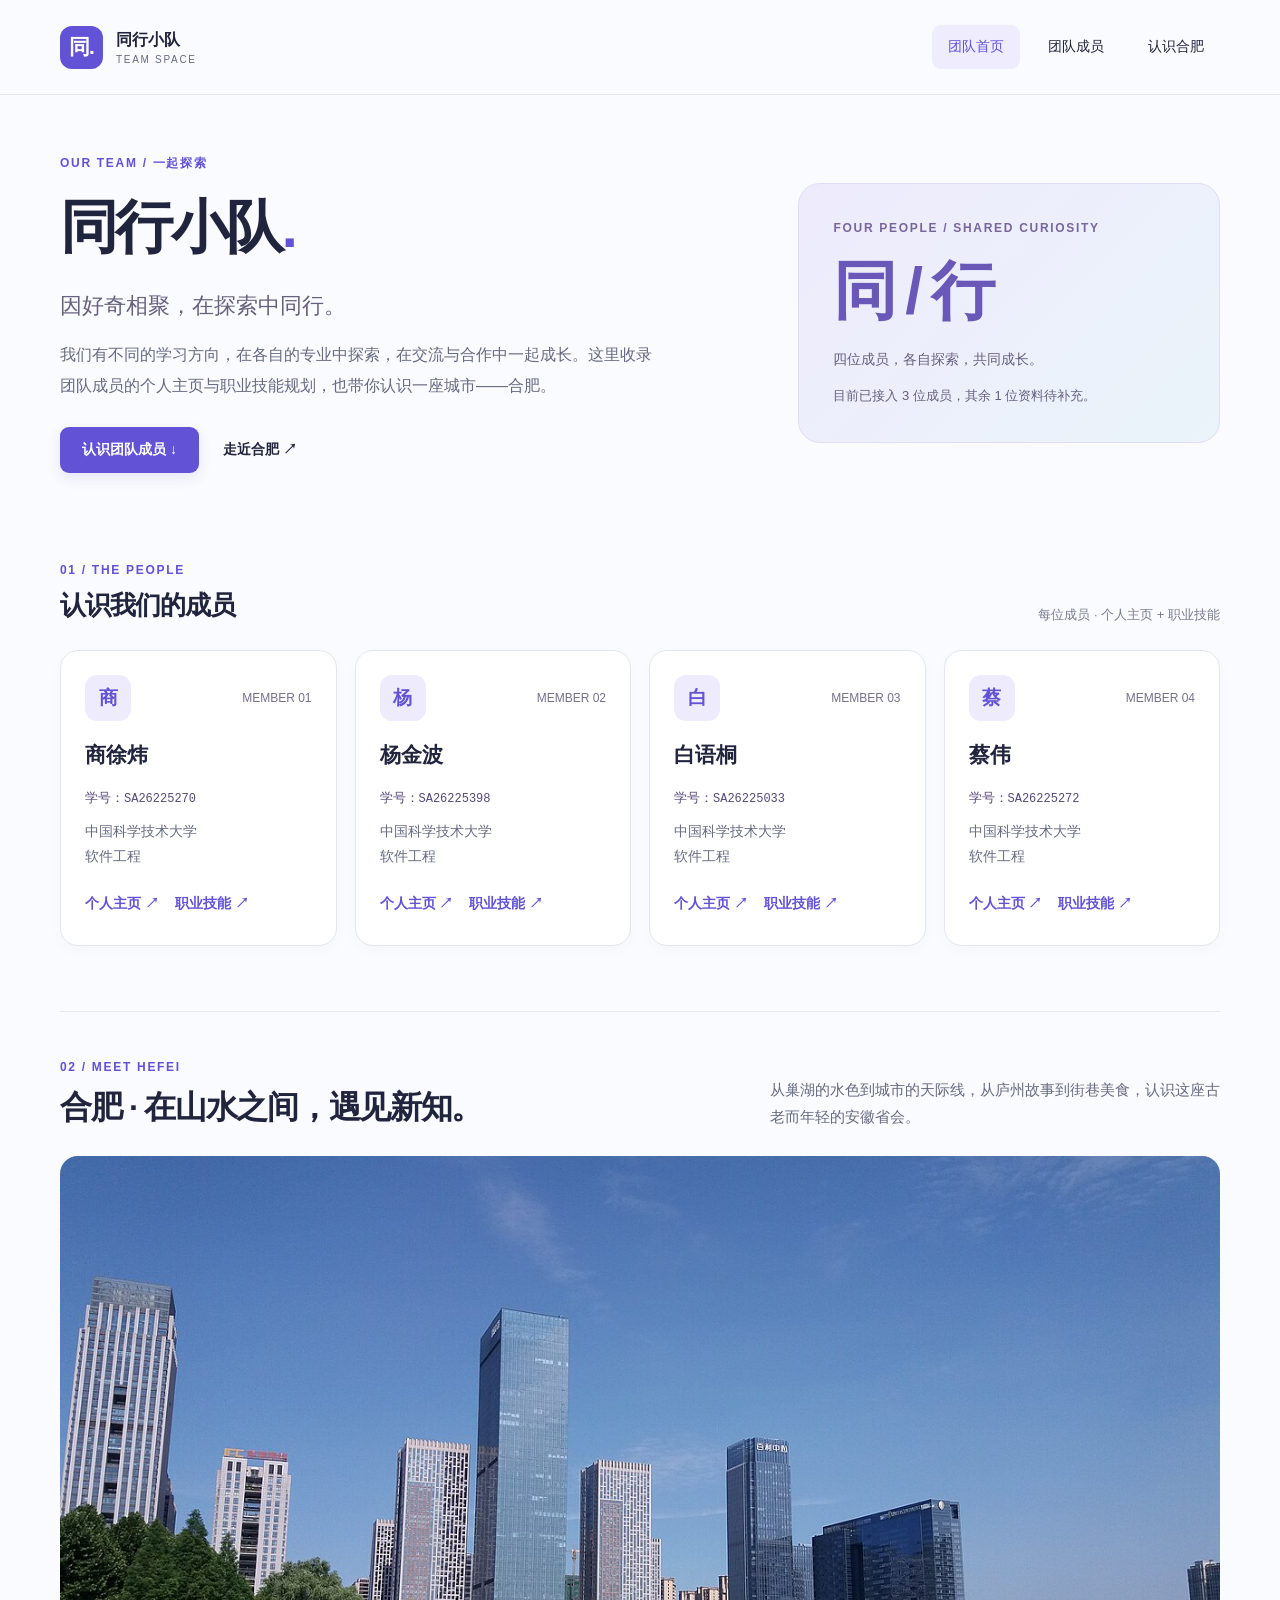
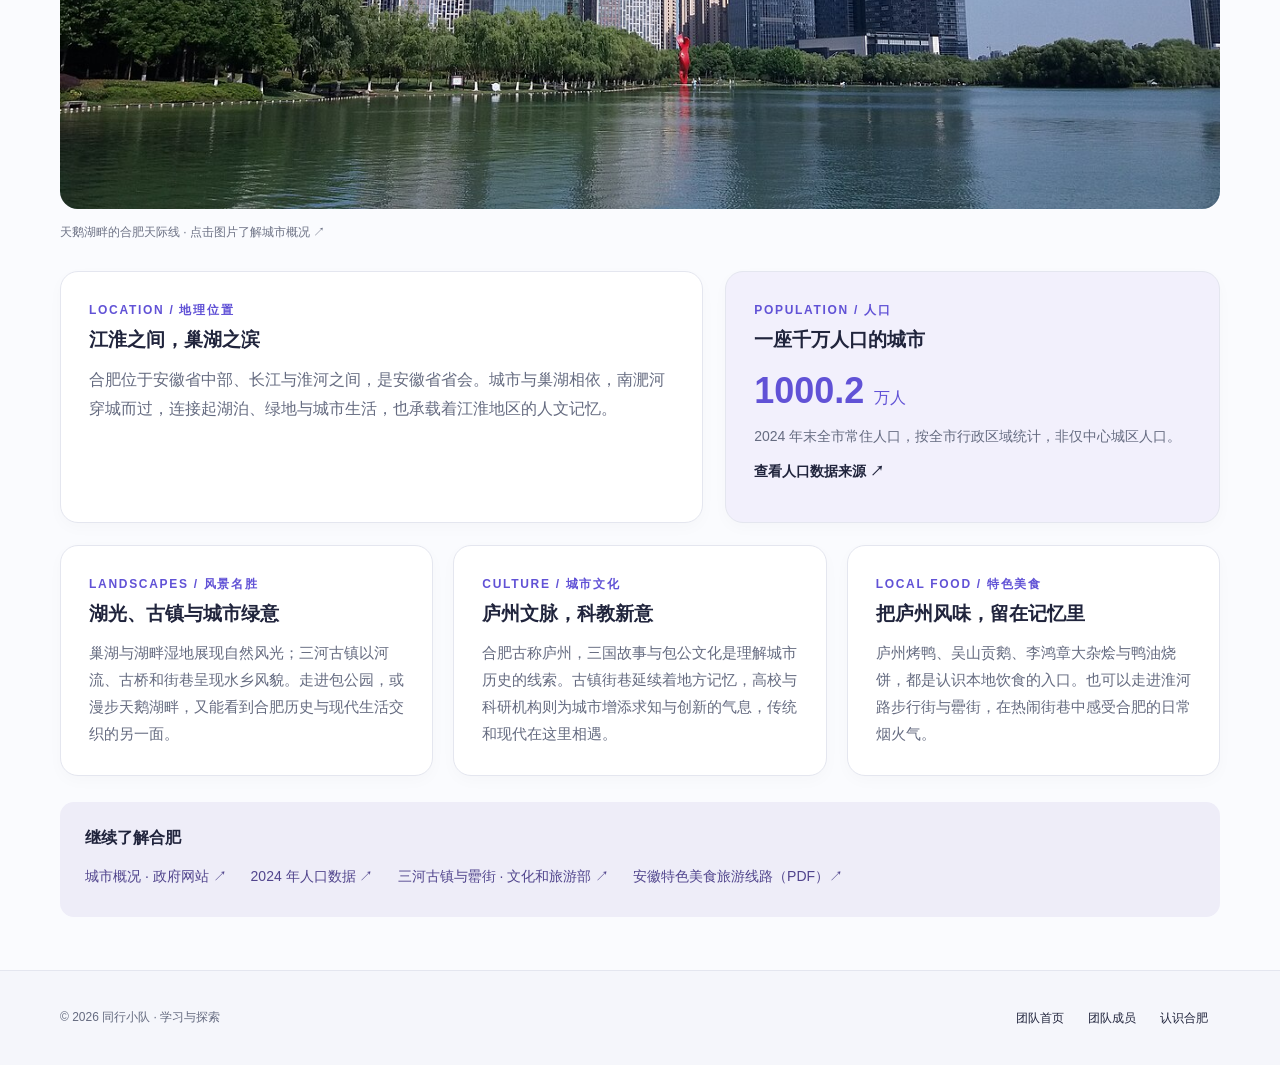
<file: team.html>
<!DOCTYPE html>
<html lang="zh-CN">
<head><meta charset="UTF-8"><meta name="viewport" content="width=device-width, initial-scale=1.0"><meta http-equiv="refresh" content="0; url=index.html"><title>前往团队首页</title><link rel="stylesheet" href="css/style.css"></head>
<body><main class="container page-hero"><h1>团队首页已设为网站入口</h1><p><a class="link button primary" href="index.html">进入团队首页</a></p></main></body>
</html>
</file>
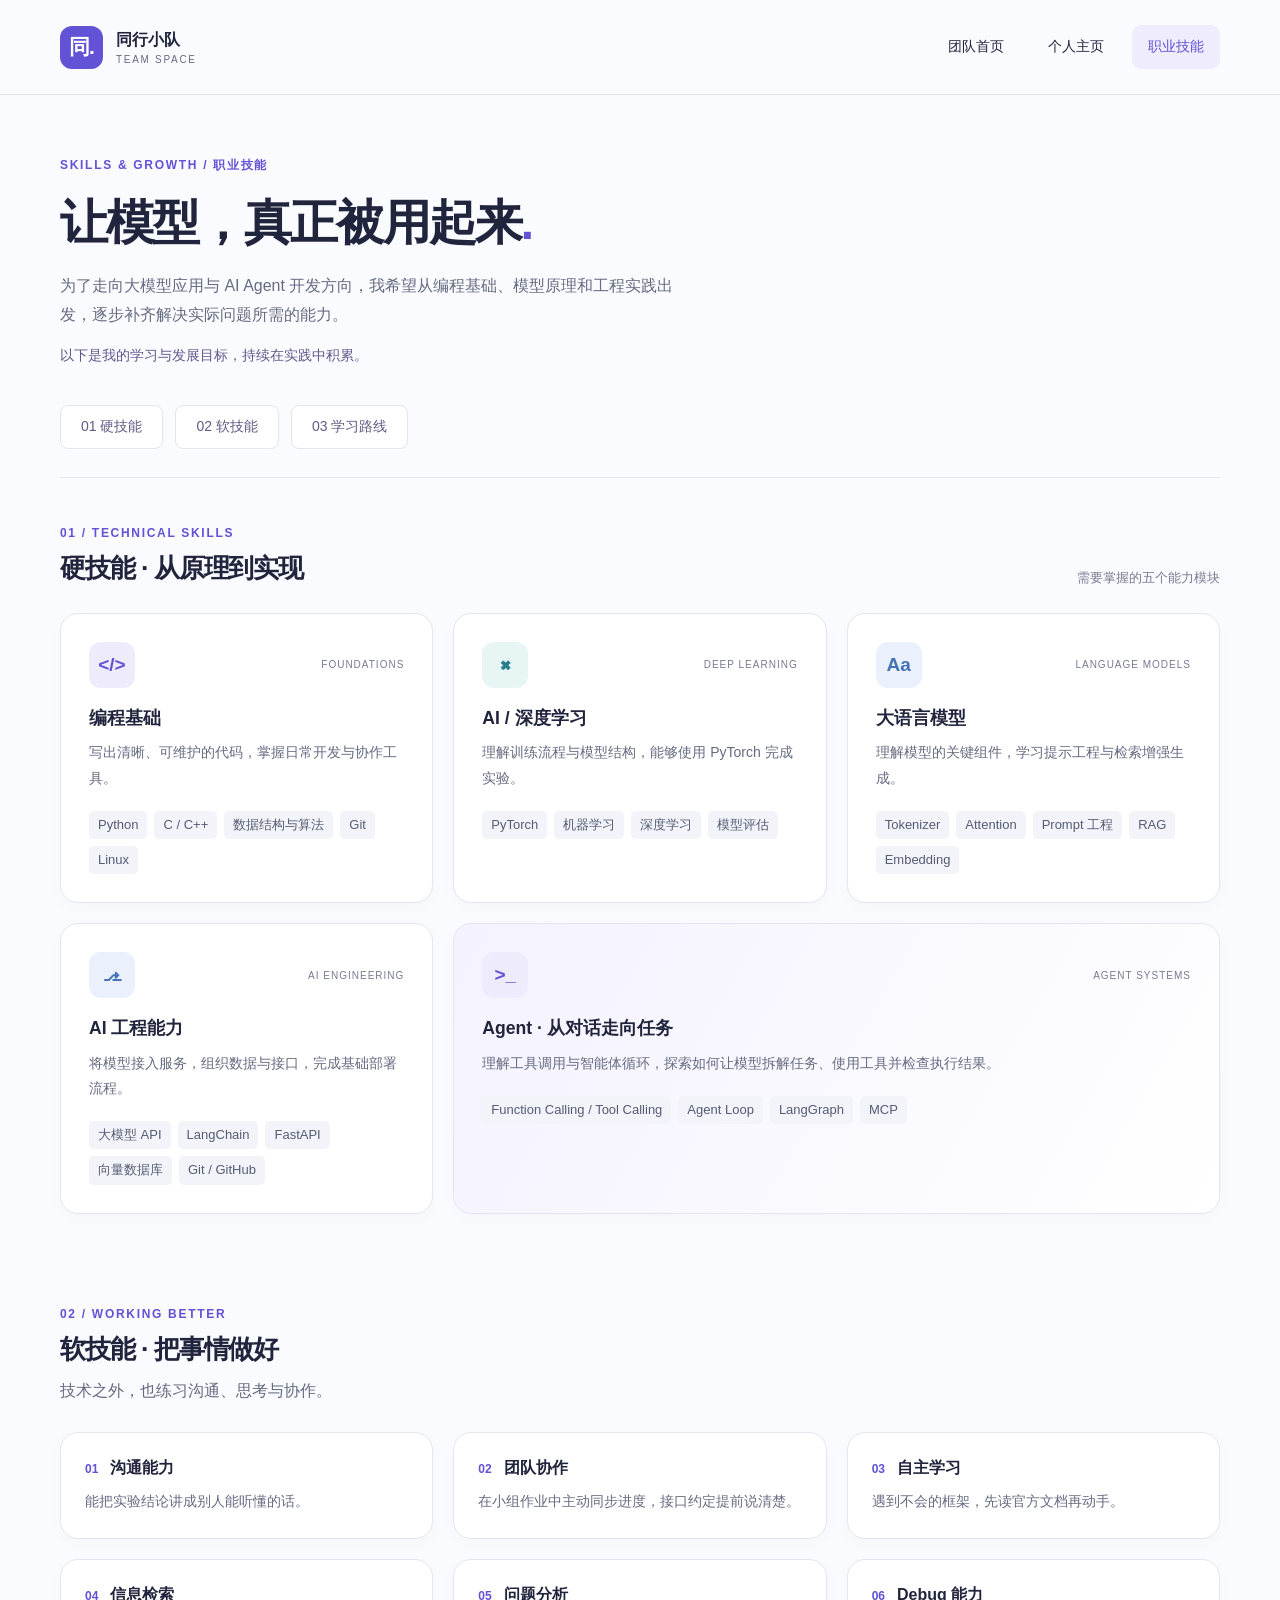
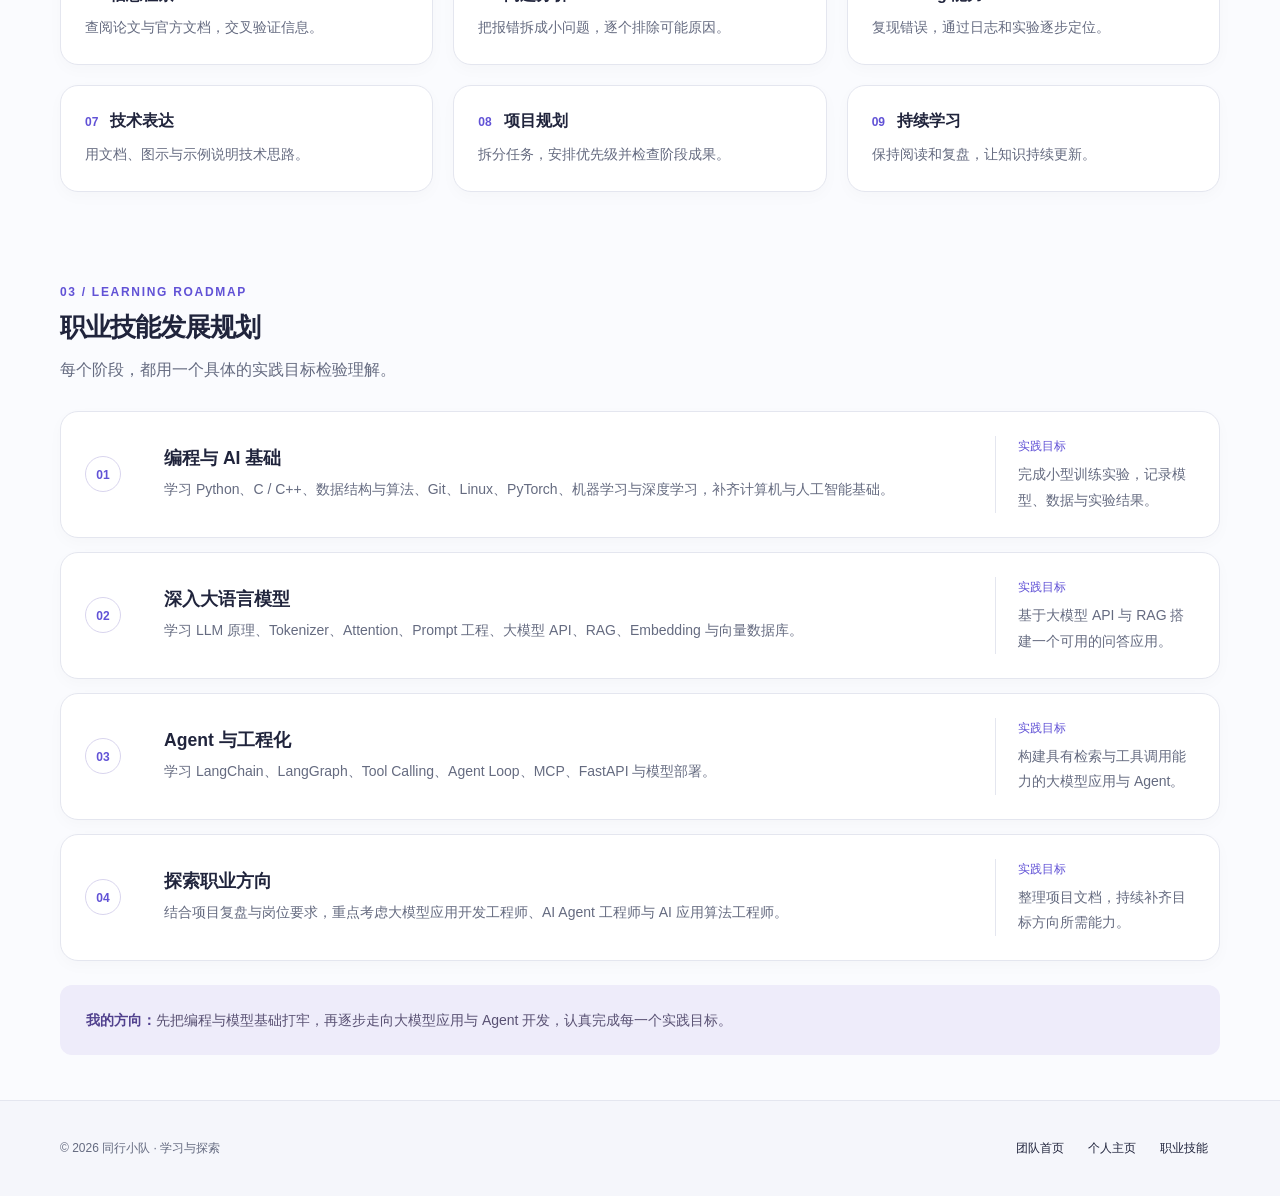
<file: members/member-2/skills.html>
<!DOCTYPE html>
<html lang="zh-CN">
<head>
  <meta charset="UTF-8">
  <meta name="viewport" content="width=device-width, initial-scale=1.0">
  <meta name="description" content="杨金波的职业技能发展规划：编程与人工智能硬技能、软技能，以及大模型与 Agent 学习路线。">
  <title>职业技能 · 杨金波</title>
  <link rel="stylesheet" href="../../css/style.css">
  <link rel="icon" href="../../images/favicon.svg" type="image/svg+xml">
</head>
<body>
  <a class="skip-link" href="#main">跳到主要内容</a>
  <header class="site-header"><div class="container nav-wrap"><a class="brand link" href="../../index.html" aria-label="团队首页"><span class="brand-mark">同.</span><span>同行小队<span class="brand-caption">TEAM SPACE</span></span></a><nav aria-label="主导航"><a class="link " href="../../index.html" >团队首页</a><a class="link " href="index.html" >个人主页</a><a class="link active" href="skills.html" aria-current="page">职业技能</a></nav></div></header>
  <main class="container" id="main">
    <section class="page-hero" aria-labelledby="skills-title">
      <span class="eyebrow">SKILLS &amp; GROWTH / 职业技能</span>
      <!-- 课程要求：行内 CSS（1） -->
      <h1 id="skills-title" style="color: #20243c; font-weight: 750;">让模型，真正被用起来<span class="title-dot">.</span></h1>
      <!-- 课程要求：行内 CSS（2） -->
      <p style="margin-bottom: 16px;">为了走向大模型应用与 AI Agent 开发方向，我希望从编程基础、模型原理和工程实践出发，逐步补齐解决实际问题所需的能力。</p>
      <!-- 课程要求：行内 CSS（3） -->
      <span style="color: #62578c; font-size: 14px;">以下是我的学习与发展目标，持续在实践中积累。</span>
    </section>
    <nav class="page-tabs" aria-label="技能分类导航"><a class="link" href="#hard-skills">01 硬技能</a><a class="link" href="#soft-skills">02 软技能</a><a class="link" href="#learning-path">03 学习路线</a></nav>

    <section class="section" id="hard-skills" aria-labelledby="hard-title">
      <div class="section-heading row-heading"><div><span class="eyebrow">01 / TECHNICAL SKILLS</span><h2 id="hard-title">硬技能 · 从原理到实现</h2></div><span class="section-note">需要掌握的五个能力模块</span></div>
      <div class="grid three-columns">
        <article class="card skill-card"><div class="skill-label"><span class="icon-tile" aria-hidden="true">&lt;/&gt;</span><span class="overline">FOUNDATIONS</span></div><h3>编程基础</h3><p>写出清晰、可维护的代码，掌握日常开发与协作工具。</p><div class="tags"><span>Python</span><span>C / C++</span><span>数据结构与算法</span><span>Git</span><span>Linux</span></div></article>
        <article class="card skill-card"><div class="skill-label"><span class="icon-tile cyan" aria-hidden="true">⌘</span><span class="overline">DEEP LEARNING</span></div><h3>AI / 深度学习</h3><p>理解训练流程与模型结构，能够使用 PyTorch 完成实验。</p><div class="tags"><span>PyTorch</span><span>机器学习</span><span>深度学习</span><span>模型评估</span></div></article>
        <article class="card skill-card"><div class="skill-label"><span class="icon-tile blue" aria-hidden="true">Aa</span><span class="overline">LANGUAGE MODELS</span></div><h3>大语言模型</h3><p>理解模型的关键组件，学习提示工程与检索增强生成。</p><div class="tags"><span>Tokenizer</span><span>Attention</span><span>Prompt 工程</span><span>RAG</span><span>Embedding</span></div></article>
        <article class="card skill-card"><div class="skill-label"><span class="icon-tile blue" aria-hidden="true">⎇</span><span class="overline">AI ENGINEERING</span></div><h3>AI 工程能力</h3><p>将模型接入服务，组织数据与接口，完成基础部署流程。</p><div class="tags"><span>大模型 API</span><span>LangChain</span><span>FastAPI</span><span>向量数据库</span><span>Git / GitHub</span></div></article>
        <!-- 课程要求：行内 CSS（4） -->
        <article class="card skill-card" style="background: linear-gradient(120deg, #f4f2ff, #ffffff);"><div class="skill-label"><span class="icon-tile" aria-hidden="true">&gt;_</span><span class="overline">AGENT SYSTEMS</span></div><h3>Agent · 从对话走向任务</h3><p>理解工具调用与智能体循环，探索如何让模型拆解任务、使用工具并检查执行结果。</p><div class="tags"><span>Function Calling / Tool Calling</span><span>Agent Loop</span><span>LangGraph</span><span>MCP</span></div></article>
      </div>
    </section>

    <section class="section" id="soft-skills" aria-labelledby="soft-title">
      <div class="section-heading"><span class="eyebrow">02 / WORKING BETTER</span><h2 id="soft-title">软技能 · 把事情做好</h2><p>技术之外，也练习沟通、思考与协作。</p></div>
      <div class="grid three-columns">
        <article class="card soft-card"><h3><span class="soft-number">01</span>沟通能力</h3><p>能把实验结论讲成别人能听懂的话。</p></article>
        <article class="card soft-card"><h3><span class="soft-number">02</span>团队协作</h3><p>在小组作业中主动同步进度，接口约定提前说清楚。</p></article>
        <article class="card soft-card"><h3><span class="soft-number">03</span>自主学习</h3><p>遇到不会的框架，先读官方文档再动手。</p></article>
        <article class="card soft-card"><h3><span class="soft-number">04</span>信息检索</h3><p>查阅论文与官方文档，交叉验证信息。</p></article>
        <article class="card soft-card"><h3><span class="soft-number">05</span>问题分析</h3><p>把报错拆成小问题，逐个排除可能原因。</p></article>
        <article class="card soft-card"><h3><span class="soft-number">06</span>Debug 能力</h3><p>复现错误，通过日志和实验逐步定位。</p></article>
        <article class="card soft-card"><h3><span class="soft-number">07</span>技术表达</h3><p>用文档、图示与示例说明技术思路。</p></article>
        <article class="card soft-card"><h3><span class="soft-number">08</span>项目规划</h3><p>拆分任务，安排优先级并检查阶段成果。</p></article>
        <article class="card soft-card"><h3><span class="soft-number">09</span>持续学习</h3><p>保持阅读和复盘，让知识持续更新。</p></article>
      </div>
    </section>

    <section class="section" id="learning-path" aria-labelledby="path-title">
      <div class="section-heading"><span class="eyebrow">03 / LEARNING ROADMAP</span><h2 id="path-title">职业技能发展规划</h2><p>每个阶段，都用一个具体的实践目标检验理解。</p></div>
      <ol class="learning-list">
        <li class="card"><span class="step-number">01</span><div><h3>编程与 AI 基础</h3><p>学习 Python、C / C++、数据结构与算法、Git、Linux、PyTorch、机器学习与深度学习，补齐计算机与人工智能基础。</p></div><p class="learning-output"><span>实践目标</span>完成小型训练实验，记录模型、数据与实验结果。</p></li>
        <li class="card"><span class="step-number">02</span><div><h3>深入大语言模型</h3><p>学习 LLM 原理、Tokenizer、Attention、Prompt 工程、大模型 API、RAG、Embedding 与向量数据库。</p></div><p class="learning-output"><span>实践目标</span>基于大模型 API 与 RAG 搭建一个可用的问答应用。</p></li>
        <li class="card"><span class="step-number">03</span><div><h3>Agent 与工程化</h3><p>学习 LangChain、LangGraph、Tool Calling、Agent Loop、MCP、FastAPI 与模型部署。</p></div><p class="learning-output"><span>实践目标</span>构建具有检索与工具调用能力的大模型应用与 Agent。</p></li>
        <li class="card"><span class="step-number">04</span><div><h3>探索职业方向</h3><p>结合项目复盘与岗位要求，重点考虑大模型应用开发工程师、AI Agent 工程师与 AI 应用算法工程师。</p></div><p class="learning-output"><span>实践目标</span>整理项目文档，持续补齐目标方向所需能力。</p></li>
      </ol>
      <!-- 课程要求：行内 CSS（5） -->
      <p class="career-note" style="line-height: 1.9;"><strong style="font-weight: 650; color: #51418e;">我的方向：</strong>先把编程与模型基础打牢，再逐步走向大模型应用与 Agent 开发，认真完成每一个实践目标。</p>
    </section>
  </main>
  <footer class="site-footer"><div class="container footer-inner"><p>© 2026 同行小队 <span>· 学习与探索</span></p><nav aria-label="页脚导航"><a class="link" href="../../index.html">团队首页</a><a class="link" href="index.html">个人主页</a><a class="link" href="skills.html">职业技能</a></nav></div></footer>
</body>
</html>
</file>
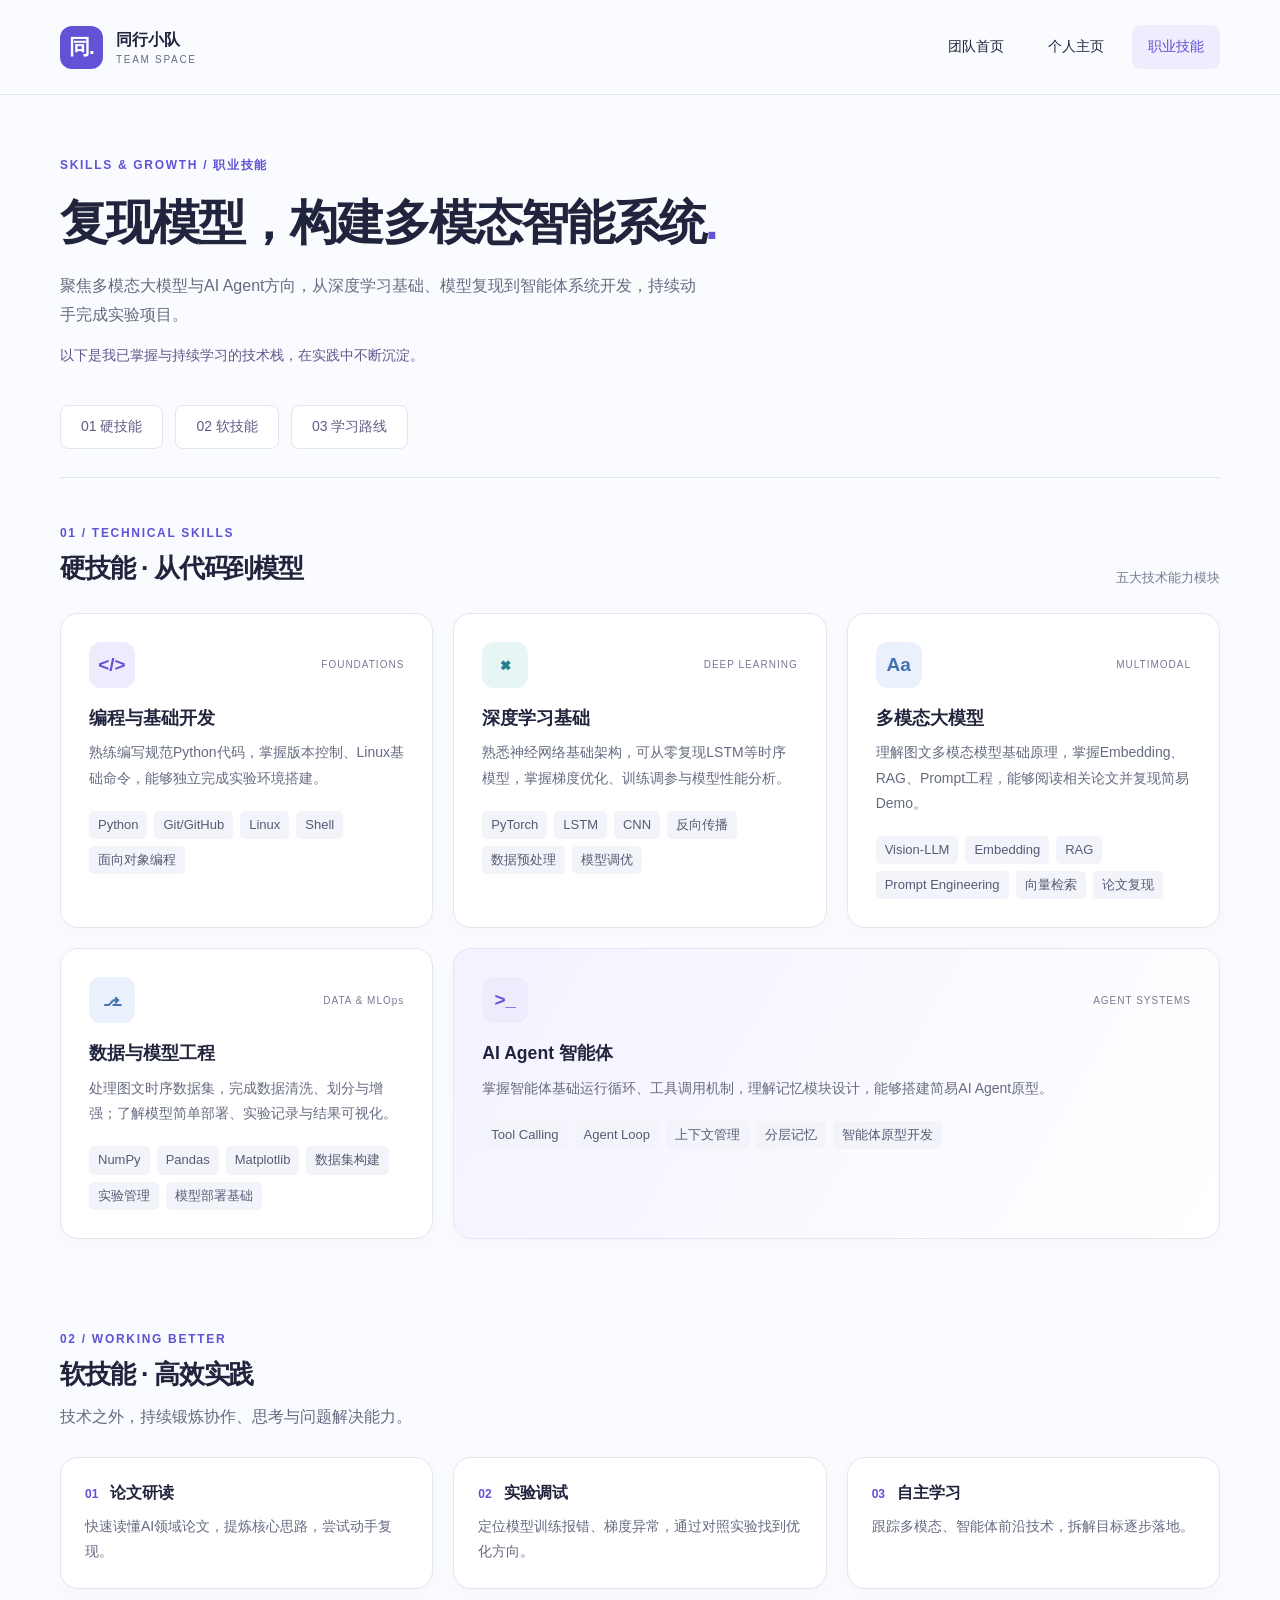
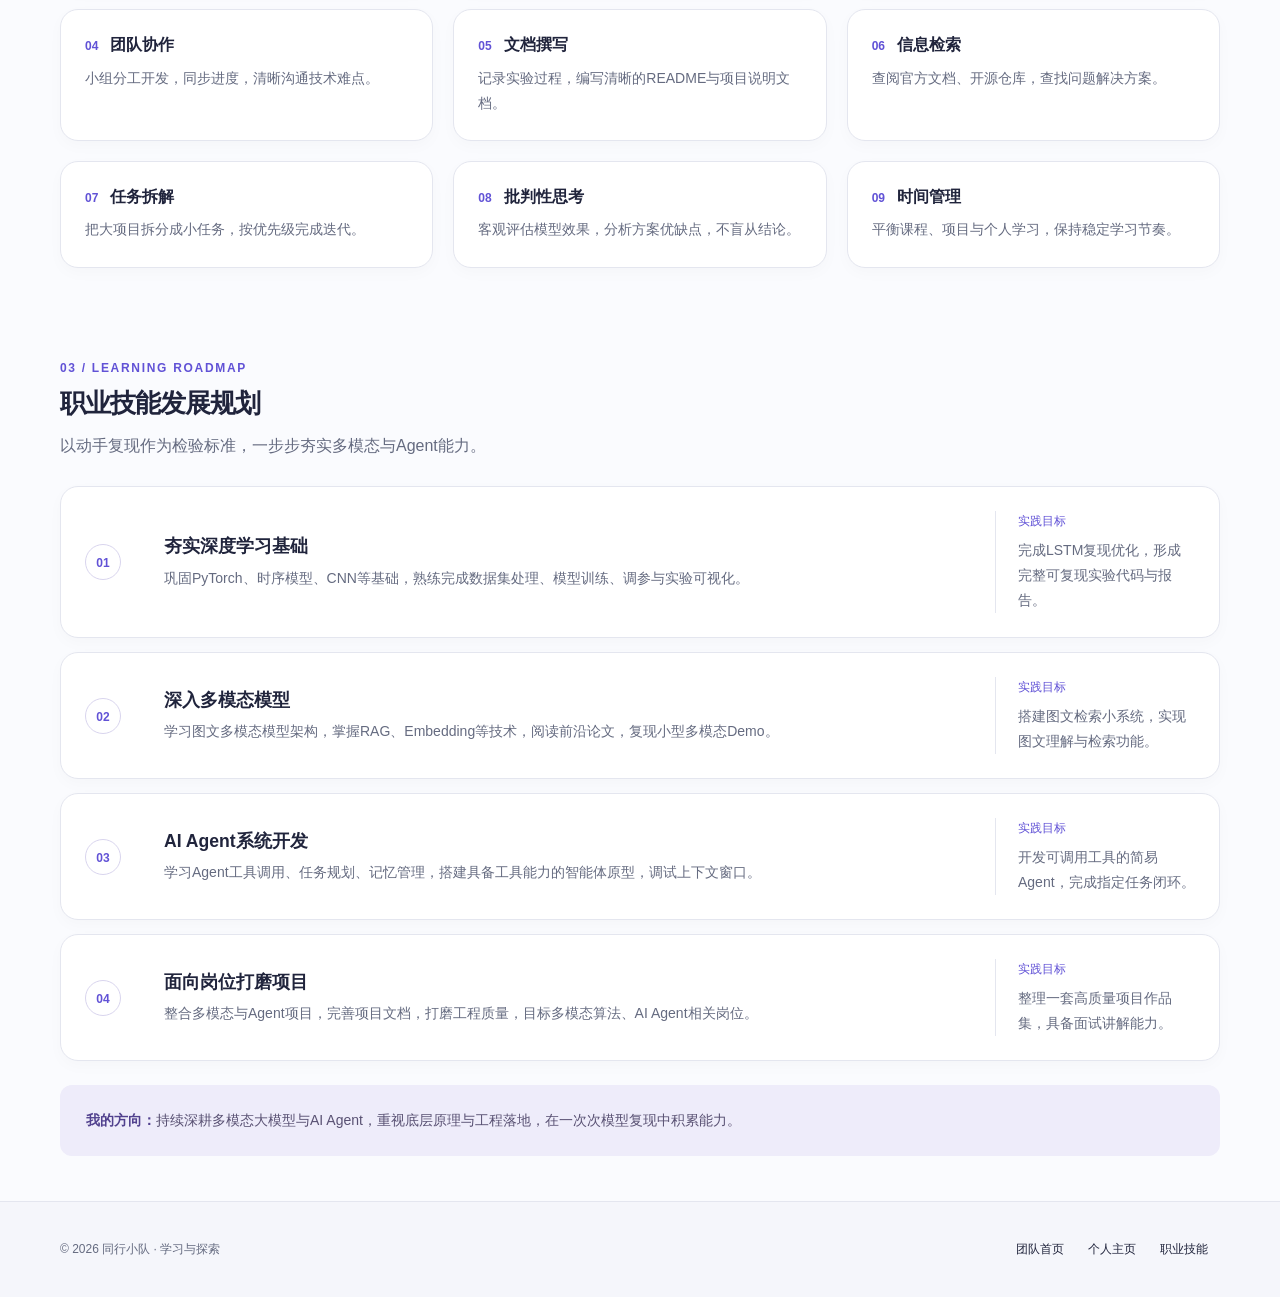
<file: members/member-3/skills.html>
<!DOCTYPE html>
<html lang="zh-CN">
<head>
  <meta charset="UTF-8">
  <meta name="viewport" content="width=device-width, initial-scale=1.0">
  <meta name="description" content="白语桐的职业技能发展规划：编程、深度学习、多模态大模型与AI Agent相关技术栈，持续在实验复现中打磨能力。">
  <title>职业技能 · 白语桐</title>
  <link rel="icon" href="../../images/favicon.svg" type="image/svg+xml">
  <link rel="stylesheet" href="../../css/style.css">
</head>
<body>
  <a class="skip-link" href="#main">跳到主要内容</a>
  <header class="site-header"><div class="container nav-wrap"><a class="brand link" href="../../index.html" aria-label="团队首页"><span class="brand-mark">同.</span><span>同行小队<span class="brand-caption">TEAM SPACE</span></span></a><nav aria-label="主导航"><a class="link " href="../../index.html" >团队首页</a><a class="link " href="index.html" >个人主页</a><a class="link active" href="skills.html" aria-current="page">职业技能</a></nav></div></header>
  <main class="container" id="main">
    <section class="page-hero" aria-labelledby="skills-title">
      <span class="eyebrow">SKILLS & GROWTH / 职业技能</span>
      <!-- 课程要求：行内 CSS（1） -->
      <h1 id="skills-title" style="color: #20243c; font-weight: 750;">复现模型，构建多模态智能系统<span class="title-dot">.</span></h1>
      <!-- 课程要求：行内 CSS（2） -->
      <p style="margin-bottom: 16px;">聚焦多模态大模型与AI Agent方向，从深度学习基础、模型复现到智能体系统开发，持续动手完成实验项目。</p>
      <!-- 课程要求：行内 CSS（3） -->
      <span style="color: #62578c; font-size: 14px;">以下是我已掌握与持续学习的技术栈，在实践中不断沉淀。</span>
    </section>
    <nav class="page-tabs" aria-label="技能分类导航"><a class="link" href="#hard-skills">01 硬技能</a><a class="link" href="#soft-skills">02 软技能</a><a class="link" href="#learning-path">03 学习路线</a></nav>
    <section class="section" id="hard-skills" aria-labelledby="hard-title">
      <div class="section-heading row-heading"><div><span class="eyebrow">01 / TECHNICAL SKILLS</span><h2 id="hard-title">硬技能 · 从代码到模型</h2></div><span class="section-note">五大技术能力模块</span></div>
      <div class="grid three-columns">
        <article class="card skill-card"><div class="skill-label"><span class="icon-tile" aria-hidden="true">&lt;/&gt;</span><span class="overline">FOUNDATIONS</span></div><h3>编程与基础开发</h3><p>熟练编写规范Python代码，掌握版本控制、Linux基础命令，能够独立完成实验环境搭建。</p><div class="tags"><span>Python</span><span>Git/GitHub</span><span>Linux</span><span>Shell</span><span>面向对象编程</span></div></article>
        <article class="card skill-card"><div class="skill-label"><span class="icon-tile cyan" aria-hidden="true">⌘</span><span class="overline">DEEP LEARNING</span></div><h3>深度学习基础</h3><p>熟悉神经网络基础架构，可从零复现LSTM等时序模型，掌握梯度优化、训练调参与模型性能分析。</p><div class="tags"><span>PyTorch</span><span>LSTM</span><span>CNN</span><span>反向传播</span><span>数据预处理</span><span>模型调优</span></div></article>
        <article class="card skill-card"><div class="skill-label"><span class="icon-tile blue" aria-hidden="true">Aa</span><span class="overline">MULTIMODAL</span></div><h3>多模态大模型</h3><p>理解图文多模态模型基础原理，掌握Embedding、RAG、Prompt工程，能够阅读相关论文并复现简易Demo。</p><div class="tags"><span>Vision-LLM</span><span>Embedding</span><span>RAG</span><span>Prompt Engineering</span><span>向量检索</span><span>论文复现</span></div></article>
        <article class="card skill-card"><div class="skill-label"><span class="icon-tile blue" aria-hidden="true">⎇</span><span class="overline">DATA & MLOps</span></div><h3>数据与模型工程</h3><p>处理图文时序数据集，完成数据清洗、划分与增强；了解模型简单部署、实验记录与结果可视化。</p><div class="tags"><span>NumPy</span><span>Pandas</span><span>Matplotlib</span><span>数据集构建</span><span>实验管理</span><span>模型部署基础</span></div></article>
        <!-- 课程要求：行内 CSS（4） -->
        <article class="card skill-card" style="background: linear-gradient(120deg, #f4f2ff, #ffffff);"><div class="skill-label"><span class="icon-tile" aria-hidden="true">&gt;_</span><span class="overline">AGENT SYSTEMS</span></div><h3>AI Agent 智能体</h3><p>掌握智能体基础运行循环、工具调用机制，理解记忆模块设计，能够搭建简易AI Agent原型。</p><div class="tags"><span>Tool Calling</span><span>Agent Loop</span><span>上下文管理</span><span>分层记忆</span><span>智能体原型开发</span></div></article>
      </div>
    </section>
    <section class="section" id="soft-skills" aria-labelledby="soft-title">
      <div class="section-heading"><span class="eyebrow">02 / WORKING BETTER</span><h2 id="soft-title">软技能 · 高效实践</h2><p>技术之外，持续锻炼协作、思考与问题解决能力。</p></div>
      <div class="grid three-columns">
        <article class="card soft-card"><h3><span class="soft-number">01</span>论文研读</h3><p>快速读懂AI领域论文，提炼核心思路，尝试动手复现。</p></article>
        <article class="card soft-card"><h3><span class="soft-number">02</span>实验调试</h3><p>定位模型训练报错、梯度异常，通过对照实验找到优化方向。</p></article>
        <article class="card soft-card"><h3><span class="soft-number">03</span>自主学习</h3><p>跟踪多模态、智能体前沿技术，拆解目标逐步落地。</p></article>
        <article class="card soft-card"><h3><span class="soft-number">04</span>团队协作</h3><p>小组分工开发，同步进度，清晰沟通技术难点。</p></article>
        <article class="card soft-card"><h3><span class="soft-number">05</span>文档撰写</h3><p>记录实验过程，编写清晰的README与项目说明文档。</p></article>
        <article class="card soft-card"><h3><span class="soft-number">06</span>信息检索</h3><p>查阅官方文档、开源仓库，查找问题解决方案。</p></article>
        <article class="card soft-card"><h3><span class="soft-number">07</span>任务拆解</h3><p>把大项目拆分成小任务，按优先级完成迭代。</p></article>
        <article class="card soft-card"><h3><span class="soft-number">08</span>批判性思考</h3><p>客观评估模型效果，分析方案优缺点，不盲从结论。</p></article>
        <article class="card soft-card"><h3><span class="soft-number">09</span>时间管理</h3><p>平衡课程、项目与个人学习，保持稳定学习节奏。</p></article>
      </div>
    </section>
    <section class="section" id="learning-path" aria-labelledby="path-title">
      <div class="section-heading"><span class="eyebrow">03 / LEARNING ROADMAP</span><h2 id="path-title">职业技能发展规划</h2><p>以动手复现作为检验标准，一步步夯实多模态与Agent能力。</p></div>
      <ol class="learning-list">
        <li class="card"><span class="step-number">01</span><div><h3>夯实深度学习基础</h3><p>巩固PyTorch、时序模型、CNN等基础，熟练完成数据集处理、模型训练、调参与实验可视化。</p></div><p class="learning-output"><span>实践目标</span>完成LSTM复现优化，形成完整可复现实验代码与报告。</p></li>
        <li class="card"><span class="step-number">02</span><div><h3>深入多模态模型</h3><p>学习图文多模态模型架构，掌握RAG、Embedding等技术，阅读前沿论文，复现小型多模态Demo。</p></div><p class="learning-output"><span>实践目标</span>搭建图文检索小系统，实现图文理解与检索功能。</p></li>
        <li class="card"><span class="step-number">03</span><div><h3>AI Agent系统开发</h3><p>学习Agent工具调用、任务规划、记忆管理，搭建具备工具能力的智能体原型，调试上下文窗口。</p></div><p class="learning-output"><span>实践目标</span>开发可调用工具的简易Agent，完成指定任务闭环。</p></li>
        <li class="card"><span class="step-number">04</span><div><h3>面向岗位打磨项目</h3><p>整合多模态与Agent项目，完善项目文档，打磨工程质量，目标多模态算法、AI Agent相关岗位。</p></div><p class="learning-output"><span>实践目标</span>整理一套高质量项目作品集，具备面试讲解能力。</p></li>
      </ol>
      <!-- 课程要求：行内 CSS（5） -->
      <p class="career-note" style="line-height: 1.9;"><strong style="font-weight: 650; color: #51418e;">我的方向：</strong>持续深耕多模态大模型与AI Agent，重视底层原理与工程落地，在一次次模型复现中积累能力。</p>
    </section>
  </main>
  <footer class="site-footer"><div class="container footer-inner"><p>© 2026 同行小队 <span>· 学习与探索</span></p><nav aria-label="页脚导航"><a class="link" href="../../index.html">团队首页</a><a class="link" href="index.html">个人主页</a><a class="link" href="skills.html">职业技能</a></nav></div></footer>
</body>
</html>
</file>
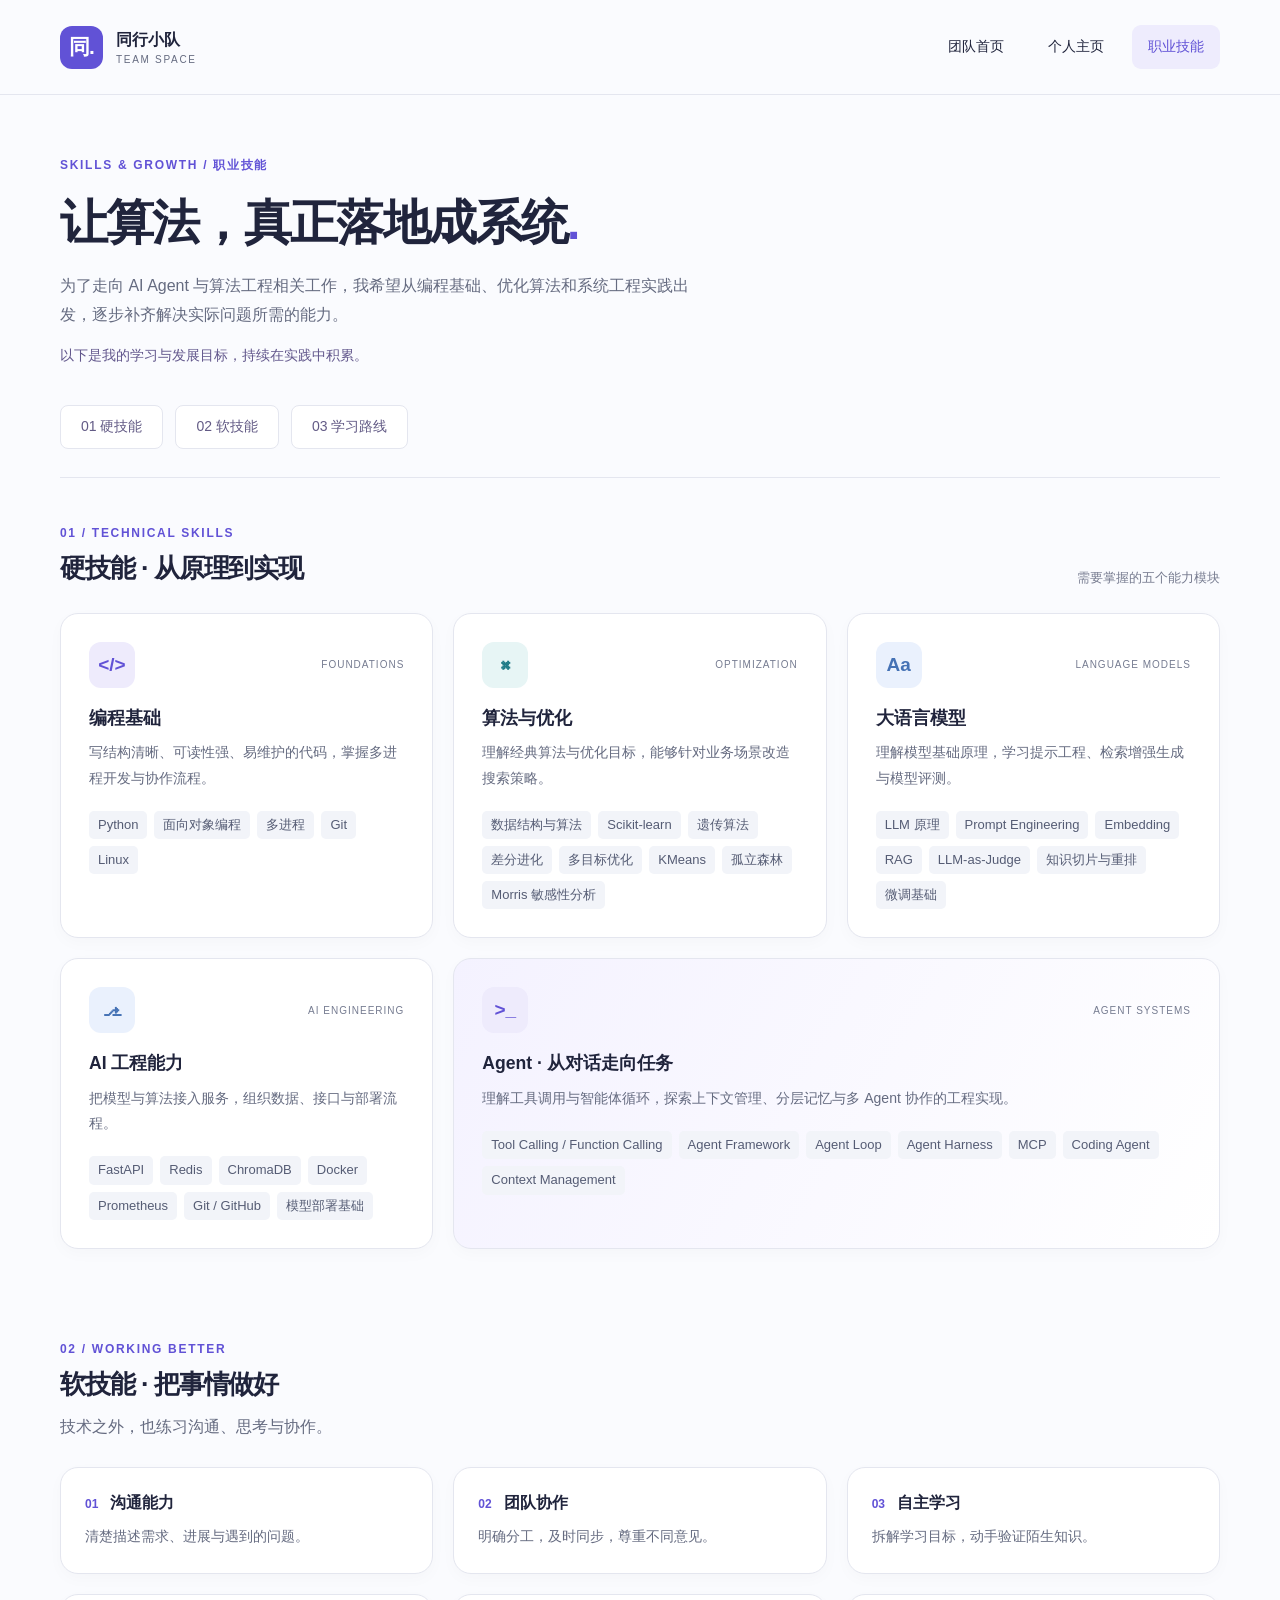
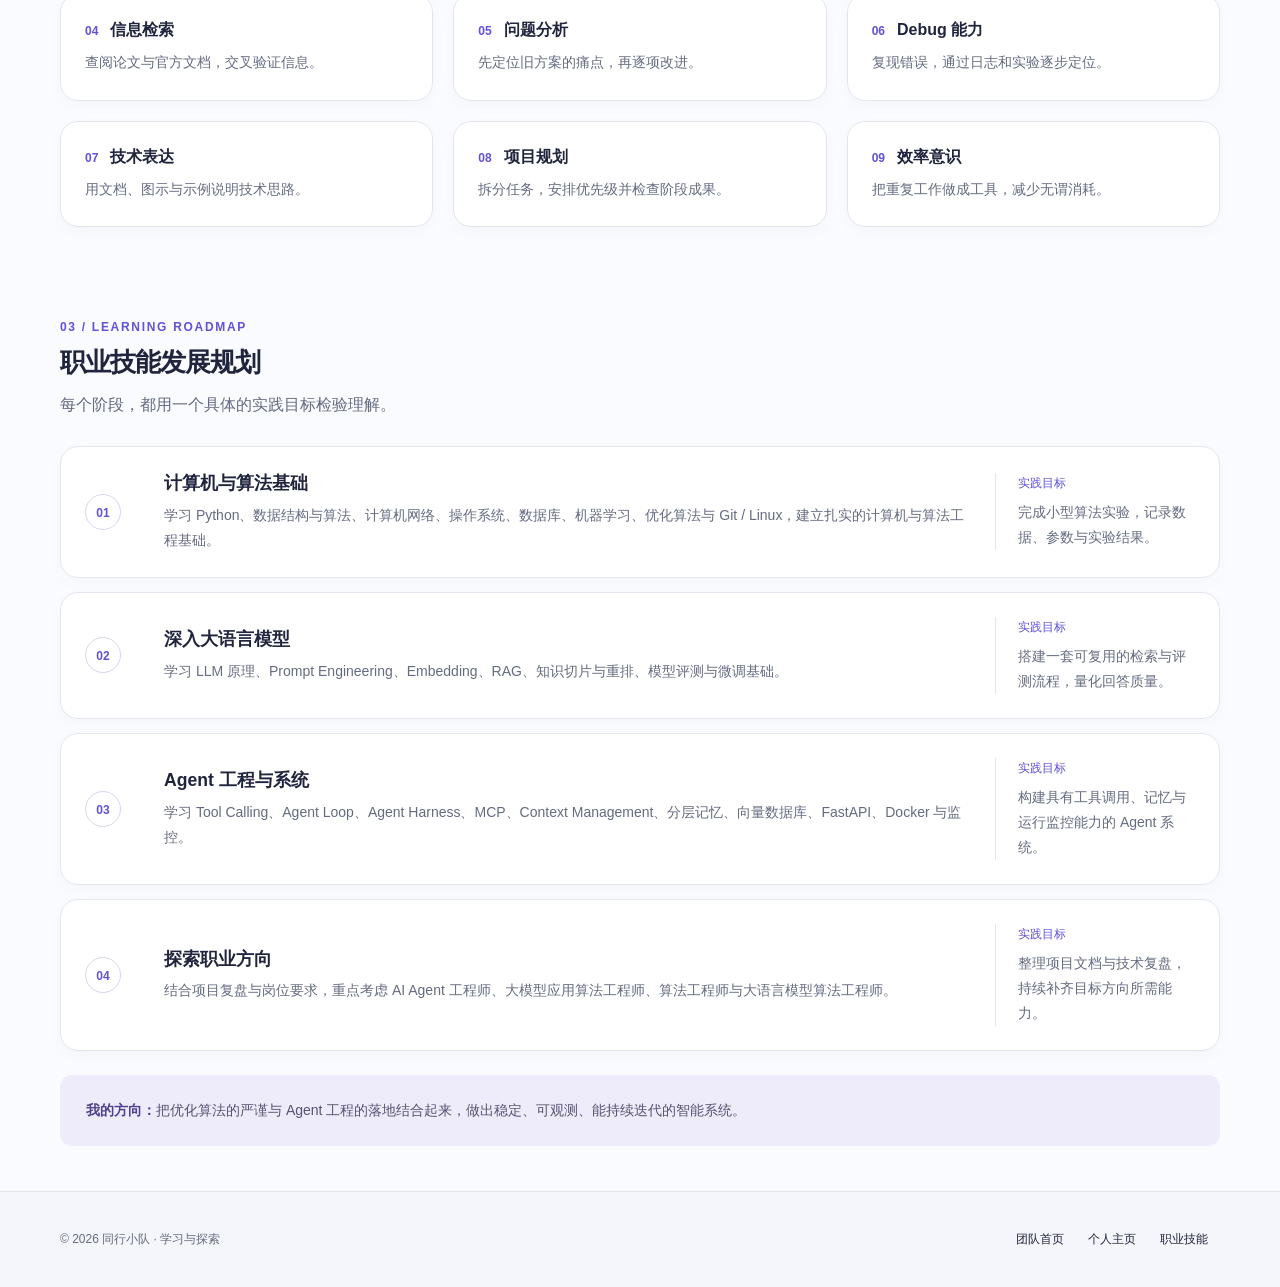
<file: members/member-4/skills.html>
<!DOCTYPE html>
<html lang="zh-CN">
<head>
  <meta charset="UTF-8">
  <meta name="viewport" content="width=device-width, initial-scale=1.0">
  <meta name="description" content="蔡伟的职业技能发展规划：编程与算法硬技能、软技能，以及大模型与 Agent 工程学习路线。">
  <title>职业技能 · 蔡伟</title>
  <link rel="icon" href="../../images/favicon.svg" type="image/svg+xml">
  <link rel="stylesheet" href="../../css/style.css">
</head>
<body>
  <a class="skip-link" href="#main">跳到主要内容</a>
  <header class="site-header"><div class="container nav-wrap"><a class="brand link" href="../../index.html" aria-label="团队首页"><span class="brand-mark">同.</span><span>同行小队<span class="brand-caption">TEAM SPACE</span></span></a><nav aria-label="主导航"><a class="link " href="../../index.html" >团队首页</a><a class="link " href="index.html" >个人主页</a><a class="link active" href="skills.html" aria-current="page">职业技能</a></nav></div></header>
  <main class="container" id="main">
    <section class="page-hero" aria-labelledby="skills-title">
      <span class="eyebrow">SKILLS & GROWTH / 职业技能</span>
      <!-- 课程要求：行内 CSS（1） -->
      <h1 id="skills-title" style="color: #20243c; font-weight: 750;">让算法，真正落地成系统<span class="title-dot">.</span></h1>
      <!-- 课程要求：行内 CSS（2） -->
      <p style="margin-bottom: 16px;">为了走向 AI Agent 与算法工程相关工作，我希望从编程基础、优化算法和系统工程实践出发，逐步补齐解决实际问题所需的能力。</p>
      <!-- 课程要求：行内 CSS（3） -->
      <span style="color: #62578c; font-size: 14px;">以下是我的学习与发展目标，持续在实践中积累。</span>
    </section>
    <nav class="page-tabs" aria-label="技能分类导航"><a class="link" href="#hard-skills">01 硬技能</a><a class="link" href="#soft-skills">02 软技能</a><a class="link" href="#learning-path">03 学习路线</a></nav>

    <section class="section" id="hard-skills" aria-labelledby="hard-title">
      <div class="section-heading row-heading"><div><span class="eyebrow">01 / TECHNICAL SKILLS</span><h2 id="hard-title">硬技能 · 从原理到实现</h2></div><span class="section-note">需要掌握的五个能力模块</span></div>
      <div class="grid three-columns">
        <article class="card skill-card"><div class="skill-label"><span class="icon-tile" aria-hidden="true">&lt;/&gt;</span><span class="overline">FOUNDATIONS</span></div><h3>编程基础</h3><p>写结构清晰、可读性强、易维护的代码，掌握多进程开发与协作流程。</p><div class="tags"><span>Python</span><span>面向对象编程</span><span>多进程</span><span>Git</span><span>Linux</span></div></article>
        <article class="card skill-card"><div class="skill-label"><span class="icon-tile cyan" aria-hidden="true">⌘</span><span class="overline">OPTIMIZATION</span></div><h3>算法与优化</h3><p>理解经典算法与优化目标，能够针对业务场景改造搜索策略。</p><div class="tags"><span>数据结构与算法</span><span>Scikit-learn</span><span>遗传算法</span><span>差分进化</span><span>多目标优化</span><span>KMeans</span><span>孤立森林</span><span>Morris 敏感性分析</span></div></article>
        <article class="card skill-card"><div class="skill-label"><span class="icon-tile blue" aria-hidden="true">Aa</span><span class="overline">LANGUAGE MODELS</span></div><h3>大语言模型</h3><p>理解模型基础原理，学习提示工程、检索增强生成与模型评测。</p><div class="tags"><span>LLM 原理</span><span>Prompt Engineering</span><span>Embedding</span><span>RAG</span><span>LLM-as-Judge</span><span>知识切片与重排</span><span>微调基础</span></div></article>
        <article class="card skill-card"><div class="skill-label"><span class="icon-tile blue" aria-hidden="true">⎇</span><span class="overline">AI ENGINEERING</span></div><h3>AI 工程能力</h3><p>把模型与算法接入服务，组织数据、接口与部署流程。</p><div class="tags"><span>FastAPI</span><span>Redis</span><span>ChromaDB</span><span>Docker</span><span>Prometheus</span><span>Git / GitHub</span><span>模型部署基础</span></div></article>
        <!-- 课程要求：行内 CSS（4） -->
        <article class="card skill-card" style="background: linear-gradient(120deg, #f4f2ff, #ffffff);"><div class="skill-label"><span class="icon-tile" aria-hidden="true">&gt;_</span><span class="overline">AGENT SYSTEMS</span></div><h3>Agent · 从对话走向任务</h3><p>理解工具调用与智能体循环，探索上下文管理、分层记忆与多 Agent 协作的工程实现。</p><div class="tags"><span>Tool Calling / Function Calling</span><span>Agent Framework</span><span>Agent Loop</span><span>Agent Harness</span><span>MCP</span><span>Coding Agent</span><span>Context Management</span></div></article>
      </div>
    </section>

    <section class="section" id="soft-skills" aria-labelledby="soft-title">
      <div class="section-heading"><span class="eyebrow">02 / WORKING BETTER</span><h2 id="soft-title">软技能 · 把事情做好</h2><p>技术之外，也练习沟通、思考与协作。</p></div>
      <div class="grid three-columns">
        <article class="card soft-card"><h3><span class="soft-number">01</span>沟通能力</h3><p>清楚描述需求、进展与遇到的问题。</p></article>
        <article class="card soft-card"><h3><span class="soft-number">02</span>团队协作</h3><p>明确分工，及时同步，尊重不同意见。</p></article>
        <article class="card soft-card"><h3><span class="soft-number">03</span>自主学习</h3><p>拆解学习目标，动手验证陌生知识。</p></article>
        <article class="card soft-card"><h3><span class="soft-number">04</span>信息检索</h3><p>查阅论文与官方文档，交叉验证信息。</p></article>
        <article class="card soft-card"><h3><span class="soft-number">05</span>问题分析</h3><p>先定位旧方案的痛点，再逐项改进。</p></article>
        <article class="card soft-card"><h3><span class="soft-number">06</span>Debug 能力</h3><p>复现错误，通过日志和实验逐步定位。</p></article>
        <article class="card soft-card"><h3><span class="soft-number">07</span>技术表达</h3><p>用文档、图示与示例说明技术思路。</p></article>
        <article class="card soft-card"><h3><span class="soft-number">08</span>项目规划</h3><p>拆分任务，安排优先级并检查阶段成果。</p></article>
        <article class="card soft-card"><h3><span class="soft-number">09</span>效率意识</h3><p>把重复工作做成工具，减少无谓消耗。</p></article>
      </div>
    </section>

    <section class="section" id="learning-path" aria-labelledby="path-title">
      <div class="section-heading"><span class="eyebrow">03 / LEARNING ROADMAP</span><h2 id="path-title">职业技能发展规划</h2><p>每个阶段，都用一个具体的实践目标检验理解。</p></div>
      <ol class="learning-list">
        <li class="card"><span class="step-number">01</span><div><h3>计算机与算法基础</h3><p>学习 Python、数据结构与算法、计算机网络、操作系统、数据库、机器学习、优化算法与 Git / Linux，建立扎实的计算机与算法工程基础。</p></div><p class="learning-output"><span>实践目标</span>完成小型算法实验，记录数据、参数与实验结果。</p></li>
        <li class="card"><span class="step-number">02</span><div><h3>深入大语言模型</h3><p>学习 LLM 原理、Prompt Engineering、Embedding、RAG、知识切片与重排、模型评测与微调基础。</p></div><p class="learning-output"><span>实践目标</span>搭建一套可复用的检索与评测流程，量化回答质量。</p></li>
        <li class="card"><span class="step-number">03</span><div><h3>Agent 工程与系统</h3><p>学习 Tool Calling、Agent Loop、Agent Harness、MCP、Context Management、分层记忆、向量数据库、FastAPI、Docker 与监控。</p></div><p class="learning-output"><span>实践目标</span>构建具有工具调用、记忆与运行监控能力的 Agent 系统。</p></li>
        <li class="card"><span class="step-number">04</span><div><h3>探索职业方向</h3><p>结合项目复盘与岗位要求，重点考虑 AI Agent 工程师、大模型应用算法工程师、算法工程师与大语言模型算法工程师。</p></div><p class="learning-output"><span>实践目标</span>整理项目文档与技术复盘，持续补齐目标方向所需能力。</p></li>
      </ol>
      <!-- 课程要求：行内 CSS（5） -->
      <p class="career-note" style="line-height: 1.9;"><strong style="font-weight: 650; color: #51418e;">我的方向：</strong>把优化算法的严谨与 Agent 工程的落地结合起来，做出稳定、可观测、能持续迭代的智能系统。</p>
    </section>
  </main>
  <footer class="site-footer"><div class="container footer-inner"><p>© 2026 同行小队 <span>· 学习与探索</span></p><nav aria-label="页脚导航"><a class="link" href="../../index.html">团队首页</a><a class="link" href="index.html">个人主页</a><a class="link" href="skills.html">职业技能</a></nav></div></footer>
</body>
</html>
</file>
<file: css/style.css>
/* 统一色彩与间距，全部页面共用；无需框架或在线字体。 */
:root { --ink: #20243c; --muted: #656b80; --accent: #6152d6; --accent-dark: #483bb2; --line: #e4e6ef; --surface: #f7f8fc; --purple-light: #eeecfd; --radius: 18px; }
* { box-sizing: border-box; }
html { scroll-behavior: smooth; scroll-padding-top: 105px; }
body { margin: 0; font-family: "Segoe UI", "Microsoft YaHei", "PingFang SC", sans-serif; color: var(--ink); background: #fafbfe; font-size: 16px; -webkit-font-smoothing: antialiased; }
h1, h2, h3, p { margin: 0; }
h1, h2, h3 { line-height: 1.4; }
h2 { font-size: 1.65rem; letter-spacing: -0.04em; }
h3 { font-size: 1.1rem; font-weight: 650; }
/* 课程要求：统一设置全部 p 段落标签 */
/* 课程要求：所有 p 标签统一样式 */
p { color: var(--muted); font-size: 1rem; line-height: 1.8; }
a { color: inherit; text-decoration: none; }
button, a { -webkit-tap-highlight-color: transparent; }
img { max-width: 100%; }
[hidden] { display: none !important; }
:focus-visible { outline: 3px solid #7765ec; outline-offset: 5px; }
::selection { background: #dedafa; color: #292153; }
.container { width: min(1160px, calc(100% - 80px)); margin-inline: auto; }
.skip-link { position: fixed; left: 16px; top: -80px; z-index: 10; background: white; padding: 12px; border: 2px solid var(--accent); }
.skip-link:focus { top: 12px; }
.site-header { background: rgba(250,251,254,.96); border-bottom: 1px solid var(--line); }
.nav-wrap { display: flex; justify-content: space-between; align-items: center; min-height: 94px; gap: 24px; }
.brand { display: inline-flex; gap: 13px; align-items: center; font-weight: 700; }
.brand-mark { display: grid; place-items: center; width: 43px; height: 43px; background: var(--accent); color: white; border-radius: 12px; font-size: 21px; letter-spacing: -1px; }
.brand-caption { display: block; font-size: 10px; letter-spacing: 1.7px; font-weight: 500; margin-top: 3px; color: var(--muted); }
nav { display: flex; align-items: center; gap: 12px; }
/* 课程要求：链接 hover */
.link { transition: color .18s ease, background .18s ease, transform .18s ease; }
.link:hover { color: var(--accent-dark); }
nav .link { display: inline-flex; align-items: center; justify-content: center; min-height: 44px; padding: 10px 16px; font-size: 14px; font-weight: 500; border-radius: 9px; }
nav .link:hover, nav .link.active { color: var(--accent); background: var(--purple-light); }
nav .contact-link { margin-left: 12px; border: 1px solid var(--line); gap: 18px; }
/* 课程要求：通用类 */
.card { background: #fff; border: 1px solid var(--line); border-radius: var(--radius); padding: 28px; box-shadow: 0 5px 16px rgba(32,36,60,.025); }
.hero { padding: 68px 0 62px; display: grid; grid-template-columns: 1.45fr 1fr; gap: 80px; align-items: center; }
.eyebrow { display: inline-flex; align-items: center; gap: 10px; font-size: 12px; font-weight: 650; letter-spacing: 1.7px; color: var(--accent); }
.small-line { width: 22px; height: 2px; background: var(--accent); }
/* 课程要求：标签限定类 */
.hero h1 { font-size: clamp(2.8rem, 4.4vw, 3.9rem); font-weight: 750; letter-spacing: -2px; line-height: 1.35; margin: 22px 0 20px; }
.title-dot { color: var(--accent); }
.hero-subtitle { font-size: .64em; font-weight: 550; color: #696380; letter-spacing: -.04em; }
.hero-description { line-height: 1.95; }
.tags { display: flex; flex-wrap: wrap; gap: 7px; }
.tags span { color: #555c74; background: #f2f4f9; border-radius: 5px; padding: 5px 9px; font-size: 12px; line-height: 1.4; }
.hero-tags { margin-top: 22px; }
.hero-tags span { background: #eeedf9; color: #5b5485; }
.hero-actions { display: flex; flex-wrap: wrap; align-items: center; gap: 24px; margin-top: 32px; }
.button { display: inline-flex; justify-content: center; align-items: center; gap: 24px; padding: 14px 22px; border-radius: 9px; font-size: 14px; font-weight: 600; }
.primary { background: var(--accent); color: #fff; box-shadow: 0 5px 13px #6152d620; }
.primary:hover { background: var(--accent-dark); color: #fff; transform: translateY(-2px); }
.text-button { display: inline-flex; align-items: center; gap: 16px; min-height: 44px; font-size: 14px; font-weight: 600; }
.profile-card { position: relative; padding: 24px 28px; text-align: center; background: radial-gradient(ellipse at 50% 20%, #efedff, transparent 65%), #fff; box-shadow: 0 12px 35px #3a306b08; }
.profile-top { display: flex; align-items: center; justify-content: space-between; color: #73708c; font-size: 10px; letter-spacing: 1.4px; }
.profile-top > :last-child { color: #8e80db; font-size: 25px; }
.avatar-wrap { position: relative; width: 130px; height: 130px; margin: 15px auto 20px; }
.avatar, .avatar-fallback { width: 130px; height: 130px; border-radius: 50%; border: 6px solid #fff; box-shadow: 0 0 0 1px #e4dff7; }
.avatar { position: absolute; inset: 0; object-fit: cover; }
.avatar-fallback { display: flex; flex-direction: column; align-items: center; justify-content: center; background: #e6e0f5; color: #776799; font-size: 40px; font-weight: 500; }
.avatar-fallback span { font-size: 10px; margin-top: 4px; font-weight: 400; }
.avatar-badge { position: absolute; right: -3px; bottom: 5px; border: 3px solid #fff; color: white; background: var(--accent); border-radius: 11px; padding: 5px 7px; font-size: 14px; font-weight: 650; }
.profile-card h2 { font-size: 1.5rem; }
.profile-major { font-size: 13px; margin-top: 5px; }
.student-id { margin-top: 12px; font-size: 12px; }
.student-id code { margin-left: 6px; color: #5745ba; background: #eeebff; border: 1px dashed #b9afea; padding: 3px 7px; border-radius: 4px; }
.profile-education { margin-top: 22px; padding-top: 17px; border-top: 1px solid #e7e3f1; text-align: left; }
.profile-education p { font-size: 13px; color: var(--ink); margin: 6px 0; }
.profile-education span { color: #848298; margin-right: 20px; font-size: 12px; }
.section { padding: 45px 0; }
.section-heading { margin-bottom: 26px; }
.section-heading h2 { margin-top: 9px; }
.section-heading p { margin-top: 10px; }
.row-heading { display: flex; align-items: flex-end; justify-content: space-between; gap: 24px; }
.section-note { color: #777c90; font-size: 13px; }
.about-grid { display: grid; grid-template-columns: 1fr 1.75fr; gap: 56px; border-top: 1px solid var(--line); border-bottom: 1px solid var(--line); }
.about-grid .section-heading { margin-bottom: 0; }
.about-copy p + p { margin-top: 13px; }
.grid { display: grid; gap: 20px; }
.two-columns { grid-template-columns: repeat(2, minmax(0, 1fr)); }
.three-columns { grid-template-columns: repeat(3, minmax(0, 1fr)); }
.four-columns { grid-template-columns: repeat(4, minmax(0, 1fr)); }
.education-card { display: flex; gap: 20px; align-items: flex-start; }
.education-card h3 { margin: 7px 0 5px; }
.education-card p { font-size: 14px; }
.icon-tile { flex-shrink: 0; width: 46px; height: 46px; border-radius: 12px; display: inline-grid; place-items: center; background: #eeebfc; color: var(--accent); font-size: 19px; font-weight: 600; }
.cyan { color: #217c88; background: #e7f5f5; }
.blue { color: #4572b5; background: #eaf1fd; }
.overline { color: #767c91; font-size: 10px; letter-spacing: 1px; font-weight: 500; }
.project-card { display: flex; flex-direction: column; }
.project-top { display: flex; align-items: center; justify-content: space-between; gap: 8px; margin-bottom: 25px; }
.project-top .overline { font-size: 9px; }
.project-card h3 { line-height: 1.6; }
.project-subtitle { font-size: 14px; font-weight: 400; color: #81859a; }
.project-card p { margin: 15px 0 22px; font-size: 14px; }
.project-card .tags { margin-top: auto; }
.roadmap-section { margin-top: 22px; padding: 34px; background: #f0f0fa; border: 1px solid #e4e2f1; border-radius: 20px; }
.roadmap-section .section-heading p { font-size: 14px; }
.roadmap-grid { gap: 25px; }
.roadmap-step { position: relative; padding-top: 8px; }
.step-number { display: block; position: relative; z-index: 1; width: 36px; height: 36px; text-align: center; line-height: 36px; border-radius: 50%; background: #fff; border: 1px solid #d9d5ee; color: var(--accent); font-size: 12px; font-weight: 650; margin-bottom: 24px; }
.roadmap-step:not(:last-child)::after { content: ""; position: absolute; height: 1px; background: #d7d3e9; top: 26px; left: 36px; width: calc(100% - 10px); }
.roadmap-step h3 { margin: 8px 0 12px; font-size: 16px; }
.roadmap-step p { font-size: 13px; line-height: 1.9; }
.roadmap-step .step-goal { padding-top: 14px; margin-top: 17px; border-top: 1px solid #dedbed; color: #494565; }
.interests-grid { grid-template-columns: repeat(3, minmax(0, 1fr)); gap: 14px; }
.interest-card { padding: 23px 19px; }
.interest-card > span { display: block; font-size: 23px; font-weight: 550; color: #7c6ab8; margin-bottom: 18px; height: 30px; }
.interest-card h3 { font-size: 15px; margin-bottom: 7px; }
.interest-card p { font-size: 12px; }
.contact-strip { display: flex; justify-content: space-between; align-items: center; gap: 24px; padding: 32px 0 44px; border-top: 1px solid var(--line); margin-top: 15px; }
.contact-strip h2 { margin-top: 9px; font-size: 1.5rem; }
.site-footer { border-top: 1px solid var(--line); background: #f5f6fb; }
.footer-inner { min-height: 95px; display: flex; align-items: center; justify-content: space-between; gap: 20px; }
.footer-inner p, .footer-inner nav .link { font-size: 12px; }
.footer-inner nav { gap: 0; }
.footer-inner nav .link { padding-inline: 12px; }
/* 次级页面沿用相同的配色、导航、卡片及页脚。 */
.page-hero { padding: 60px 0 40px; max-width: 800px; }
.page-hero h1 { font-size: clamp(2rem, 4vw, 3rem); margin: 15px 0 16px; letter-spacing: -.04em; }
.page-hero p { max-width: 640px; }
.page-tabs { display: flex; gap: 12px; flex-wrap: wrap; padding-bottom: 28px; border-bottom: 1px solid var(--line); }
.page-tabs a { padding: 10px 20px; border: 1px solid var(--line); border-radius: 8px; background: white; color: #625a85; font-size: 14px; }
.page-tabs a:hover { background: var(--purple-light); }
.skill-card h3 { margin: 18px 0 10px; }
.skill-card > p { font-size: 14px; margin-bottom: 20px; }
.skill-card .tags span { font-size: 13px; }
.skill-card:last-child { grid-column: span 2; }
.skill-card .skill-label { display: flex; justify-content: space-between; align-items: center; }
.soft-card { padding: 24px; }
.soft-card h3 { font-size: 16px; margin-bottom: 9px; }
.soft-card p { font-size: 14px; }
.soft-number { color: var(--accent); font-size: 12px; margin-right: 12px; }
.learning-list { padding: 0; margin: 0; list-style: none; display: grid; gap: 14px; }
.learning-list li { display: grid; grid-template-columns: 54px 1fr 200px; align-items: center; gap: 25px; padding: 24px; }
.learning-list .step-number { margin: 0; }
.learning-list h3 { margin-bottom: 7px; }
.learning-list p { font-size: 14px; }
.learning-output { padding-left: 22px; border-left: 1px solid var(--line); }
.learning-output span { display: block; font-size: 12px; color: var(--accent); margin-bottom: 5px; }
.career-note { margin-top: 24px; padding: 22px 26px; background: #eeecfa; border-radius: 12px; font-size: 14px; color: #595173; }
.team-hero { display: grid; grid-template-columns: 1.6fr 1fr; align-items: center; gap: 65px; padding-block: 65px; }
.team-hero .page-hero { padding: 0; }
.team-emblem { aspect-ratio: 1.2; border-radius: 24px; display: flex; flex-direction: column; justify-content: center; align-items: center; gap: 20px; border: 1px solid #e2ddf3; background: linear-gradient(135deg, #f0eefa, #ebf3fa); }
.team-emblem strong { font-size: 64px; letter-spacing: -6px; font-weight: 650; color: #6c5bba; }
.team-emblem span { font-size: 11px; color: #716a90; letter-spacing: 3px; }
.team-member { display: flex; align-items: center; gap: 24px; }
.member-monogram { width: 70px; height: 70px; flex-shrink: 0; display: grid; place-items: center; border-radius: 16px; font-size: 27px; color: #79679d; background: #eeebf8; }
.team-member h3 { font-size: 21px; margin-bottom: 7px; }
.team-member p { font-size: 14px; margin-bottom: 15px; }
.pending-member { display: flex; align-items: center; border-style: dashed; background: transparent; }
.pending-member p { font-size: 14px; }
.team-principle h3 { margin: 18px 0 8px; }
.team-principle p { font-size: 14px; }
/* 课程要求：响应式设计 */
@media (max-width: 1024px) {
  .container { width: calc(100% - 48px); }
  .hero { gap: 40px; grid-template-columns: 1.2fr 1fr; }
  .hero h1 { font-size: 2.9rem; }
  .card { padding: 23px; }
  .project-top { align-items: flex-start; flex-direction: column; }
  .four-columns { grid-template-columns: repeat(2, minmax(0, 1fr)); }
  .roadmap-step:nth-child(2)::after { display: none; }
  .roadmap-grid { gap: 30px; }
  .interests-grid { grid-template-columns: repeat(3, minmax(0, 1fr)); }
  .about-grid { gap: 30px; }
  .team-hero { gap: 35px; }
}
@media (max-width: 768px) {
  html { scroll-padding-top: 24px; }
  .container { width: calc(100% - 36px); }
  .nav-wrap { flex-direction: column; align-items: flex-start; padding-block: 19px 12px; gap: 15px; }
  .nav-wrap nav { width: 100%; flex-wrap: wrap; gap: 4px; justify-content: space-between; }
  nav .link { padding: 9px 11px; font-size: 13px; }
  nav .contact-link { margin-left: 0; gap: 8px; }
  .hero { grid-template-columns: 1fr; gap: 35px; padding: 38px 0; }
  .hero h1 { font-size: 2.65rem; letter-spacing: -1.6px; }
  .hero-subtitle { font-size: .64em; }
  .hero-description { font-size: 15px; }
  .desktop-break { display: none; }
  .hero-actions { gap: 18px; margin-top: 26px; }
  .button { gap: 16px; padding: 13px 18px; }
  .profile-card { width: 100%; max-width: 420px; justify-self: center; }
  .avatar-wrap, .avatar, .avatar-fallback { width: 108px; height: 108px; }
  .avatar-fallback { font-size: 33px; }
  .section { padding: 32px 0; }
  h2, .section-heading h2 { font-size: 1.45rem; }
  .about-grid, .two-columns, .three-columns, .four-columns, .interests-grid, .team-hero { grid-template-columns: 1fr; }
  .about-grid { gap: 18px; }
  .row-heading { align-items: flex-start; flex-direction: column; gap: 12px; }
  .section-note { font-size: 12px; }
  .education-card { gap: 15px; }
  .project-top { flex-direction: row; align-items: center; }
  .roadmap-section { padding: 25px 22px; }
  .roadmap-grid { gap: 25px; }
  .roadmap-step { padding-left: 53px; padding-top: 0; }
  .roadmap-step .step-number { position: absolute; left: 0; top: 0; }
  .roadmap-step:not(:last-child)::after { display: block; height: calc(100% + 25px); width: 1px; left: 17px; top: 35px; }
  .roadmap-step .step-goal { margin-top: 10px; padding-top: 10px; }
  .interest-card { padding: 21px; }
  .interest-card > span { float: left; width: 42px; margin: 5px 14px 8px 0; }
  .interest-card p { font-size: 14px; }
  .contact-strip { flex-wrap: wrap; padding-block: 27px; }
  .contact-strip h2 { font-size: 1.35rem; }
  .footer-inner { flex-direction: column; align-items: flex-start; padding-block: 25px; gap: 12px; }
  .footer-inner nav { flex-wrap: wrap; }
  .footer-inner nav .link:first-child { padding-left: 0; }
  .page-hero { padding: 36px 0 25px; }
  .page-hero h1 { font-size: 2.1rem; }
  .page-tabs { gap: 9px; }
  .page-tabs a { padding-inline: 15px; }
  .skill-card:last-child { grid-column: auto; }
  .learning-list li { grid-template-columns: 38px 1fr; gap: 15px; padding: 22px; align-items: start; }
  .learning-output { grid-column: 2; padding-left: 0; border-left: 0; padding-top: 12px; border-top: 1px solid var(--line); }
  .team-hero { padding-block: 38px 20px; gap: 28px; }
  .team-emblem { aspect-ratio: 2; }
  .team-emblem strong { font-size: 52px; }
  .team-member { gap: 18px; align-items: flex-start; }
}
@media (prefers-reduced-motion: reduce) {
  html { scroll-behavior: auto; }
  .link { transition: none; }
}
</file>
